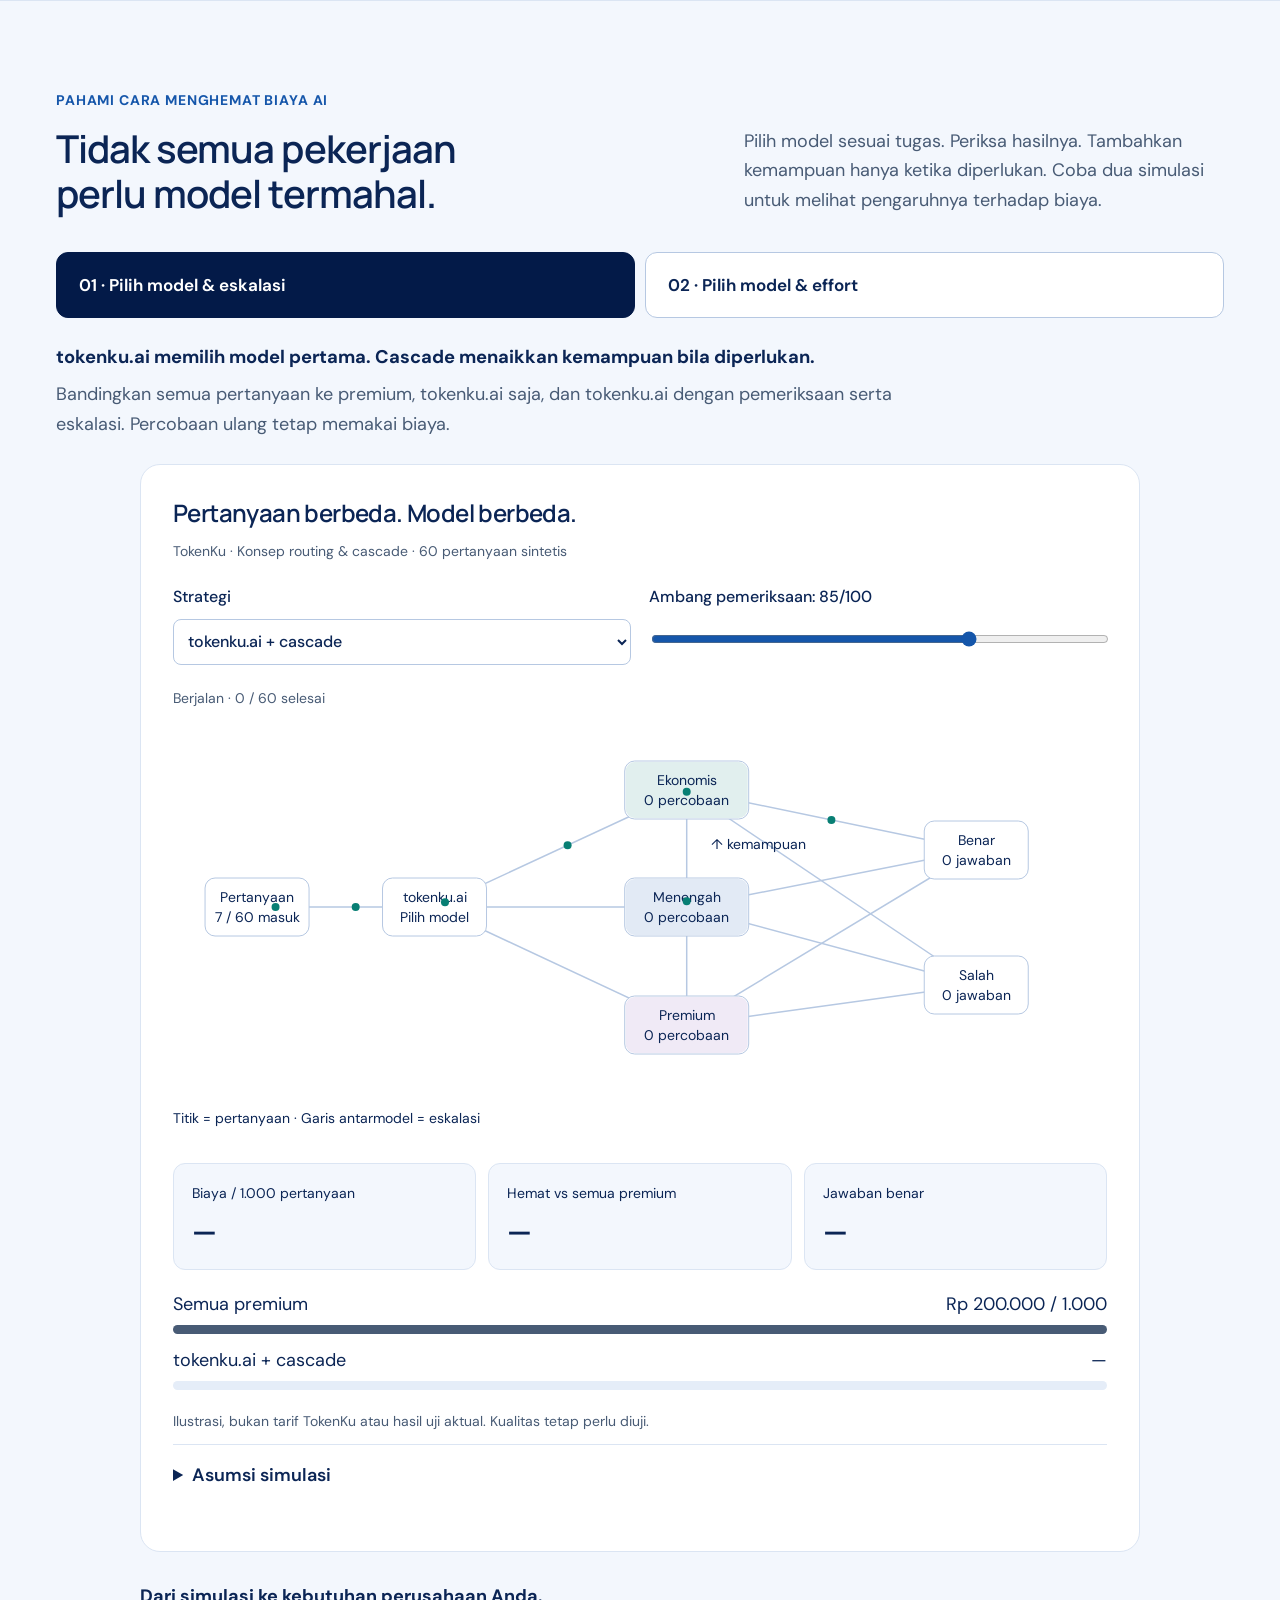
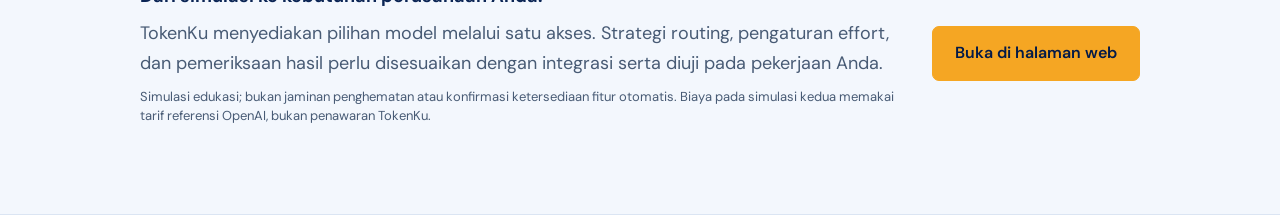
<file: PREVIEW-SIMULASI.html>
<!doctype html><html lang="id"><head><meta charset="utf-8"><meta name="viewport" content="width=device-width,initial-scale=1"><title>TokenKu — Pratinjau Simulasi Efisiensi AI</title><style>@import url('https://fonts.googleapis.com/css2?family=DM+Sans:wght@400;450;500;550;600;650;700&family=Manrope:wght@400;500;600;650;700;750;800&display=swap');
:root{--ink:#0B2555;--muted:#485B75;--teal:#1556AA;--dark:#031A48;--lime:#F5A623;--line:#DBE5F3;--pale:#F3F7FD;--white:#fff}*{box-sizing:border-box}html{scroll-behavior:smooth;scroll-padding-top:105px}body{margin:0;font-family:'DM Sans',Arial,sans-serif;color:var(--ink);background:#fff;font-size:1rem;line-height:1.6}button,input,textarea,select{font:inherit}button,a,input,select,summary{ -webkit-tap-highlight-color:transparent}button,a{touch-action:manipulation}button{cursor:pointer}a{color:inherit;text-decoration:none}button{color:inherit}button:focus-visible,a:focus-visible,summary:focus-visible{outline:3px solid #B66B00;outline-offset:5px}input:focus,textarea:focus,select:focus{outline:2px solid var(--teal);outline-offset:2px}h1,h2,h3,p{margin:0}h1,h2,h3{font-family:'Manrope',Arial,sans-serif;line-height:1.15}h1{font-size:clamp(40px,4.1vw,59px);font-weight:650;letter-spacing:-2.7px}h2{font-size:clamp(29px,3vw,41px);font-weight:600;letter-spacing:-1.5px}h3{font-size:1.438rem;font-weight:600;letter-spacing:-.6px}p{color:var(--muted)}.wrap{width:calc(100% - 112px);max-width:1240px;margin-inline:auto}.topline{background:var(--dark);color:#E8E8EB;font-size:0.875rem;letter-spacing:.3px;padding:8px 0}.topline .wrap{display:flex;justify-content:space-between}header{position:sticky;top:0;z-index:20;background:#ffffffed;backdrop-filter:blur(16px);border-bottom:1px solid var(--line)}.nav{display:flex;align-items:center;gap:38px;height:91px}.brand{font-size:2rem;line-height:1;letter-spacing:-1.8px;font-weight:750;display:inline-block;white-space:nowrap}.brand span{color:var(--teal)}.brand small{font-size:1.5rem;font-weight:500}.brand em{display:block;font-style:normal;font-size:0.875rem;letter-spacing:.25px;font-weight:500;margin-top:8px;color:var(--muted)}nav{display:flex;align-items:center;gap:25px;margin-left:auto}nav a,.login{font-size:1rem;font-weight:500}nav a:hover,.login:hover{color:var(--teal);text-decoration:underline;text-underline-offset:6px}.nav-actions{display:flex;gap:23px;align-items:center}.btn{display:inline-flex;align-items:center;justify-content:center;background:var(--teal);border:1px solid var(--teal);color:#fff;padding:14px 23px;border-radius:7px;font-weight:600;font-size:1rem;line-height:1.4;text-align:center;transition:background .2s,transform .2s}.btn:hover{background:var(--dark);transform:translateY(-1px)}.btn.small{padding:11px 18px}.btn.outline{background:transparent;color:var(--ink);border-color:#C5D4E9}.btn.outline:hover{background:var(--pale)}.menu-toggle{display:none}.hero{display:grid;grid-template-columns:1.17fr 1fr;gap:60px;align-items:center;padding-top:80px;padding-bottom:76px}.eyebrow{font-size:0.875rem;font-weight:700;letter-spacing:1.8px;color:var(--teal);margin-bottom:22px;display:flex;align-items:center;gap:10px}.short-line{width:25px;height:2px;background:var(--teal)}h1 span{color:var(--teal)}.hero-copy>p{font-size:1.125rem;line-height:1.75;max-width:525px;margin:27px 0 30px}.actions{display:flex;gap:12px;flex-wrap:wrap}.hero-foot{display:flex;gap:23px;margin-top:26px;font-size:0.875rem;color:var(--muted)}.hero-foot span:before{content:'✓';color:var(--teal);margin-right:7px}.hero-visual{background:#F0F5FD;border:1px solid #D3E0F3;border-radius:16px;padding:29px 28px 24px;position:relative}.visual-top{display:flex;justify-content:space-between;font-size:0.875rem;letter-spacing:1.1px;color:#657C9E;margin-bottom:28px;gap:15px}.provider-cloud{display:grid;grid-template-columns:repeat(3,1fr);gap:11px}.provider-cloud>span{background:white;border:1px solid #D3E0F3;border-radius:7px;padding:15px 3px;text-align:center;font-size:1rem;font-weight:600;box-shadow:0 4px 5px #031A4803}.provider-cloud>.anthropic{font-size:0.875rem;letter-spacing:.8px;display:grid;place-items:center}.provider-cloud>.google{font-size:1.188rem;font-weight:550}.provider-cloud>.more{font-size:0.875rem;color:#5D7595;font-weight:400;display:grid;place-items:center}.connectors{height:32px;display:flex;justify-content:space-around;margin:0 15%;border-bottom:1px solid #7FA3D6;border-radius:0 0 17px 17px}.connectors i{width:1px;background:#7FA3D6}.connectors i:first-child,.connectors i:last-child{opacity:0}.gateway{margin:25px auto 0;background:var(--dark);border-radius:9px;color:white;padding:18px 15px;text-align:center;position:relative;box-shadow:0 8px 20px #031A4812}.gateway:before{content:'';position:absolute;height:25px;width:1px;background:#7FA3D6;top:-25px;left:50%}.gateway-logo{font-size:1.875rem;font-weight:700;letter-spacing:-1.5px;display:block;line-height:1.1}.gateway-logo small{font-size:1.375rem;font-weight:400;color:var(--lime)}.gateway>span:last-child{font-size:0.875rem;color:#C9D8F0;display:block;margin-top:9px}.stem{height:26px;width:1px;background:#7FA3D6;margin:auto}.invoice{display:flex;align-items:center;gap:12px;background:white;border:1px solid #D3E0F3;border-radius:8px;padding:16px}.invoice-icon{font-size:0.875rem;font-weight:700;padding:8px;background:#FFF1D9;border-radius:4px;color:var(--teal)}.invoice strong{font-size:1rem;font-weight:600}.invoice p{font-size:0.875rem;margin-top:3px}.check{margin-left:auto;background:var(--lime);border-radius:50%;width:22px;height:22px;text-align:center;font-size:1rem}.visual-bottom{display:flex;justify-content:center;gap:25px;font-size:0.875rem;color:#5B7293;margin-top:19px}.proof-strip{border-top:1px solid var(--line);border-bottom:1px solid var(--line)}.proof{display:grid;grid-template-columns:repeat(4,1fr);padding-block:27px}.proof>div{padding-left:30px;border-left:1px solid var(--line)}.proof>div:first-child{border:0;padding-left:0}.proof strong{font-family:Manrope,Arial,sans-serif;font-size:1.438rem;font-weight:650;letter-spacing:-.8px;display:block}.proof sup{font-size:0.875rem}.proof span{font-size:0.875rem;color:var(--muted);display:block;margin-top:5px}.section{padding-top:88px;padding-bottom:88px}.section-head{display:flex;justify-content:space-between;gap:50px;align-items:flex-end;margin-bottom:36px}.section-head>p{max-width:385px;font-size:1rem;line-height:1.8}.section-head .eyebrow{margin-bottom:16px}.catalog-toolbar{display:flex;justify-content:space-between;align-items:center;margin:34px 0 23px;gap:20px}.segmented{display:flex;gap:4px;background:var(--pale);padding:4px;border-radius:7px}.segmented button{background:transparent;border:0;padding:9px 14px;border-radius:5px;font-size:1rem;color:var(--muted)}.segmented button.active{background:white;box-shadow:0 1px 5px #031A4812;color:var(--ink);font-weight:600}.segmented span{font-size:0.875rem;background:#EFEFF1;padding:1px 5px;margin-left:4px;border-radius:3px}.search{border:1px solid var(--line);border-radius:6px;display:flex;gap:9px;align-items:center;padding:6px 13px}.search>span{font-size:1.438rem}.search input{border:0;background:transparent;width:180px;font-size:1rem;color:var(--ink);padding:5px}.provider-grid{display:grid;grid-template-columns:repeat(3,1fr);gap:16px}.provider-card{border:1px solid var(--line);border-radius:9px;overflow:hidden;padding:25px;transition:box-shadow .2s,border .2s}.provider-card:hover{border-color:#7FA3D6;box-shadow:0 7px 22px #031A4809}.provider-top{display:flex;justify-content:space-between;align-items:center;margin-bottom:23px;gap:10px}.provider-symbol{width:36px;height:36px;background:#EEF3FB;border-radius:7px;display:grid;place-items:center;color:var(--teal);font-size:1rem;font-weight:700}.provider-symbol img{max-height:32px;max-width:32px;object-fit:contain}.discount{font-size:0.875rem;font-weight:600;background:#FFF1D9;color:#805009;padding:5px 9px;border-radius:4px}.available{font-size:0.875rem;color:var(--muted)}.provider-card h3{font-size:1.312rem;margin-bottom:8px}.provider-card p{font-size:1rem;min-height:43px;line-height:1.65}.provider-bottom{margin-top:22px;border-top:1px solid #E8EFF8;padding-top:16px;display:flex;align-items:center;justify-content:space-between;gap:10px}.provider-bottom span{font-size:0.875rem;color:var(--muted)}.text-button{background:none;border:0;padding:0;font-size:1rem;font-weight:600;color:var(--teal);text-decoration:underline;text-underline-offset:5px}.catalog-bottom{text-align:center;margin-top:28px}.fine{font-size:0.875rem;line-height:1.7}.catalog-bottom .fine{max-width:900px;margin:22px auto 0}.why{background:var(--pale)}.benefits{display:grid;grid-template-columns:repeat(3,1fr);gap:45px;margin:50px 0}.benefits article{border-top:1px solid #C9D8F0;padding-top:20px}.number{font-size:0.875rem;letter-spacing:1.5px;color:#5A7397}.benefits h3{font-size:1.375rem;margin:18px 0 15px}.benefits p{font-size:1rem;line-height:1.8}.journey{border-top:1px solid #D3E0F3;padding-top:38px;display:grid;grid-template-columns:1fr 3fr;gap:30px}.journey .eyebrow{font-size:0.875rem;margin-bottom:15px}.journey h3{font-size:1.562rem}.journey ol{display:grid;grid-template-columns:repeat(4,1fr);list-style:none;gap:20px;margin:0;padding:0}.journey li{display:flex;flex-direction:column;font-size:1rem}.journey b{font-size:0.875rem;color:var(--teal);margin-bottom:14px}.journey strong{font-weight:600;margin-bottom:7px}.journey span{font-size:0.875rem;color:var(--muted);line-height:1.7}.solution-layout{border:1px solid var(--line);border-radius:10px;display:grid;grid-template-columns:235px 1fr;overflow:hidden}.solution-layout aside{background:#F7F9FF;padding:22px 13px}.solution-layout aside>label{display:block;font-size:0.875rem;letter-spacing:1px;text-transform:uppercase;padding:0 12px 15px;color:var(--muted)}.industry-list{display:flex;flex-direction:column;gap:3px}.industry-list button{padding:10px 12px;text-align:left;font-size:0.875rem;border:0;background:transparent;border-radius:5px;color:var(--muted)}.industry-list button.active{background:var(--dark);color:white;font-weight:500}.industry-list button:hover:not(.active){background:#E5EEFC}.solution-content{padding:35px;min-width:0}.solution-intro{display:flex;justify-content:space-between;align-items:center;gap:20px}.solution-intro .eyebrow{font-size:0.875rem;margin-bottom:12px}.solution-intro h3{font-size:1.875rem}.count{font-size:0.875rem;border:1px solid var(--line);padding:5px 8px;border-radius:4px;white-space:nowrap}.solution-content>p{font-size:1rem;max-width:580px;margin:18px 0 28px}.agent-featured{display:grid;grid-template-columns:repeat(3,1fr);gap:14px}.agent-card{background:var(--pale);padding:20px;border-radius:7px;display:flex;flex-direction:column;align-items:flex-start}.agent-card>span{font-size:0.875rem;letter-spacing:.8px;color:var(--teal);margin-bottom:23px}.agent-card h4{font-family:Manrope,Arial,sans-serif;font-size:1rem;font-weight:600;line-height:1.5;margin:0 0 12px}.agent-card p{font-size:0.875rem;margin-bottom:23px;line-height:1.7}.agent-card button{margin-top:auto;font-size:0.875rem}.agent-details{margin-top:20px}.agent-details summary{font-size:0.875rem;padding:12px 0;cursor:pointer;color:var(--teal)}#agent-list{display:grid;grid-template-columns:repeat(2,1fr);gap:8px}#agent-list button{border:1px solid var(--line);background:white;padding:9px;text-align:left;font-size:0.875rem;border-radius:4px}#agent-list button:hover{background:var(--pale)}.solution-note{border-top:1px solid var(--line);padding-top:23px;margin-top:22px;display:flex;justify-content:space-between;align-items:center;gap:20px}.solution-note span{font-size:0.875rem;color:var(--muted)}.partner-note{display:flex;gap:40px;border-bottom:1px solid var(--line);padding:25px 0;font-size:1rem}.partner-note strong{min-width:280px;font-weight:500}.partner-note span{color:var(--muted)}#industry-select{display:none}.learn{background:#F7F9FF}.learn-grid{display:grid;grid-template-columns:1fr 1fr;gap:90px}.learn h2{margin-bottom:23px}.learn-grid>div>p{font-size:1rem;line-height:1.9}.learn-grid>div>.fine{font-size:0.875rem}.token-flow{border-top:1px solid var(--line);border-bottom:1px solid var(--line);padding:23px 0;margin:25px 0 18px;display:flex;align-items:center;justify-content:space-between;gap:10px}.token-flow span{font-size:0.875rem;font-weight:500}.token-flow small{display:block;color:var(--muted);font-size:0.875rem;margin-top:5px}.token-flow b{font-size:1.125rem;color:#7F98BB;font-weight:400}.faq details{border-bottom:1px solid var(--line)}.faq details:first-child{border-top:1px solid var(--line)}.faq summary{font-size:1rem;cursor:pointer;padding:20px 24px 20px 0;list-style:none;position:relative;font-weight:500}.faq summary:after{content:'+';position:absolute;right:2px;font-size:1.25rem;font-weight:400;top:14px}.faq details[open] summary:after{content:'−'}.faq p{font-size:1rem;line-height:1.9;padding-bottom:22px;max-width:95%}.closing{background:var(--dark);color:white;border-radius:12px;margin-block:75px;padding:52px 60px;display:flex;justify-content:space-between;align-items:center;gap:40px}.closing .eyebrow{color:var(--lime);font-size:0.875rem}.closing h2{font-size:2.312rem}.closing p{color:#B9CBE9;font-size:1rem;margin-top:20px}.closing-actions{display:flex;flex-direction:column;gap:12px;min-width:245px}.btn.lime{background:var(--lime);color:var(--dark);border-color:var(--lime)}.btn.lime:hover{background:#FFB94A}.btn.light-outline{background:transparent;border-color:#5476A5}.btn.light-outline:hover{background:#0B2D62}.closing-actions>span{font-size:0.875rem;color:#C9D8F0;text-align:center;margin-top:6px}.footer-top{display:grid;grid-template-columns:1.1fr 1.5fr 1fr 1fr;gap:35px;padding-bottom:38px}.footer-top p{font-size:0.875rem;line-height:1.8}.footer-top>div{display:flex;align-items:flex-start;flex-direction:column;gap:9px;font-size:0.875rem}.plain{background:none;border:0;padding:0;font-size:0.875rem}.footer-top a:hover,.plain:hover{text-decoration:underline}.footer-bottom{border-top:1px solid var(--line);padding:23px 0 30px;display:flex;justify-content:space-between;font-size:0.875rem;color:var(--muted)}.whatsapp{position:fixed;bottom:22px;right:25px;z-index:21;background:white;color:var(--teal);box-shadow:0 3px 20px #031A4822;border:1px solid #7898C5;border-radius:30px;padding:11px 17px;display:flex;align-items:center;gap:9px;font-size:0.875rem;font-weight:600}.skip{position:fixed;top:-100px;background:white;z-index:100;padding:15px}.skip:focus{top:0}dialog{border:0;border-radius:13px;max-width:650px;width:calc(100% - 32px);padding:38px;max-height:90vh;box-shadow:0 30px 100px #031A4844;color:var(--ink)}dialog::backdrop{background:#031A4880;backdrop-filter:blur(4px)}.dialog-close{position:absolute;top:10px;right:15px;font-size:1.688rem;border:0;background:none;padding:3px 8px;color:var(--muted)}dialog h2{font-size:1.875rem;letter-spacing:-1px}dialog>p{font-size:1rem;margin:14px 0 23px}dialog .eyebrow{margin-bottom:13px;font-size:0.875rem}form label{display:flex;flex-direction:column;gap:6px;font-size:0.875rem;font-weight:600;margin-bottom:16px}input,textarea,select{border:1px solid #C5D4E9;border-radius:5px;padding:11px 12px;color:var(--ink);background:white;font-size:1rem;min-width:0;width:100%}textarea{resize:vertical}.form-grid{display:grid;grid-template-columns:1fr 1fr;gap:0 17px}.form-note{background:var(--pale);padding:12px;font-size:0.875rem;margin:0 0 18px;border-radius:5px}#request-summary{white-space:pre-wrap;word-break:break-word;background:var(--pale);padding:18px;font:1rem/1.8 'DM Sans',Arial}#form-result>p{font-size:1rem;margin-bottom:20px}[hidden]{display:none!important}
@media(min-width:1450px){.hero{padding-block:96px}.hero-visual{padding:32px}.hero-copy>p{font-size:1.125rem}}@media(max-width:1100px){.wrap{width:calc(100% - 64px)}.nav{gap:20px}nav{gap:15px}nav a{font-size:0.875rem}.nav-actions{gap:14px}.hero{gap:30px}h1{font-size:2.812rem;letter-spacing:-2px}.hero .actions{flex-direction:column;align-items:flex-start}.hero-copy>p{font-size:1rem}.visual-top{font-size:0.875rem}.hero-visual{padding:24px 18px}.solution-content{padding:25px}.agent-card{padding:15px}.solution-layout{grid-template-columns:210px 1fr}.learn-grid{gap:45px}}
@media(max-width:800px){.wrap{width:calc(100% - 40px)}.topline{font-size:0.875rem}.nav{height:76px;gap:16px}.brand{font-size:1.812rem}.nav-actions{margin-left:auto}.nav-actions .login{font-size:0.875rem}.nav-actions .btn{font-size:0.875rem;padding:9px 12px}.menu-toggle{display:block;background:none;border:0;font-size:1.438rem;order:3;padding:5px}.nav nav{display:none;position:absolute;top:76px;left:0;right:0;background:#fff;border-bottom:1px solid var(--line);padding:22px}.nav nav.open{display:flex;flex-wrap:wrap;gap:20px}nav a{font-size:1rem}.hero{grid-template-columns:1fr;padding-top:48px;padding-bottom:40px;gap:35px}.hero .actions{flex-direction:row;align-items:center}.hero-copy>p{max-width:580px}.hero-visual{max-width:560px;width:100%;margin:auto;padding:26px 30px}.hero h1{font-size:3.188rem;letter-spacing:-2px}.hero .eyebrow{font-size:0.875rem}.proof{grid-template-columns:1fr 1fr;gap:23px}.proof>div{padding-left:20px}.proof>div:nth-child(3){border:0;padding-left:0}.proof strong{font-size:1.312rem}.section{padding-block:58px}.section-head{flex-direction:column;align-items:flex-start;gap:20px}.section-head>p{max-width:600px;font-size:1rem}.provider-grid{grid-template-columns:repeat(2,1fr)}.benefits{gap:25px}.benefits h3{font-size:1.188rem}.benefits p{font-size:1rem}.journey{grid-template-columns:1fr}.journey h3 br{display:none}.journey ol{gap:18px}.solution-layout{grid-template-columns:1fr}.solution-layout aside{padding:20px}.solution-layout aside>label{padding:0 0 10px}.industry-list{display:none}#industry-select{display:block;font-size:1rem}.solution-content{padding:25px}.partner-note{flex-direction:column;gap:10px}.learn-grid{grid-template-columns:1fr;gap:35px}.closing{padding:36px;gap:28px}.closing h2{font-size:1.812rem}.closing-actions{min-width:210px}.footer-top{grid-template-columns:1fr 1fr;gap:25px}.footer-bottom{padding-bottom:80px}}
@media(max-width:500px){.topline .wrap>span:last-child{display:none}.nav-actions .login{display:none}.brand em{font-size:0.875rem}.hero h1{font-size:2.438rem;letter-spacing:-1.7px}.hero-copy>p{font-size:1rem}.hero .actions{gap:10px}.hero .btn{font-size:0.875rem;padding:13px 14px}.hero-foot{font-size:0.875rem;gap:13px}.hero-visual{padding:23px 17px}.visual-top{font-size:0.875rem}.provider-cloud>span{font-size:1rem}.provider-cloud>.google{font-size:1rem}.visual-bottom{font-size:0.875rem;gap:20px}.proof strong{font-size:1.25rem}.proof span{font-size:0.875rem}.catalog-toolbar{align-items:stretch;flex-direction:column;gap:12px}.segmented{align-self:flex-start}.search input{width:100%}.provider-grid{gap:10px}.provider-card{padding:16px}.provider-card h3{font-size:1.125rem}.provider-top{align-items:flex-start;gap:7px;flex-direction:column;margin-bottom:17px}.discount{font-size:0.875rem}.provider-card p{font-size:0.875rem;min-height:56px}.provider-bottom{flex-direction:column;align-items:flex-start;gap:10px}.provider-bottom .text-button{font-size:0.875rem}.provider-symbol{height:32px;width:32px}.benefits{grid-template-columns:1fr;gap:25px;margin:33px 0}.benefits h3{font-size:1.438rem}.benefits p{font-size:1rem}.journey ol{grid-template-columns:1fr 1fr;gap:24px}.solution-content{padding:22px 18px}.solution-intro{align-items:flex-start;gap:8px}.solution-intro h3{font-size:1.562rem}.count{font-size:0.875rem}.agent-featured{grid-template-columns:1fr}.agent-card{padding:20px}.agent-card>span{margin-bottom:12px}.agent-card h4{font-size:1.125rem}.agent-card p{font-size:1rem;margin-bottom:15px}.agent-card button{font-size:0.875rem}.solution-note{align-items:flex-start;flex-direction:column}.partner-note{font-size:0.875rem}.partner-note strong{min-width:0}.closing{flex-direction:column;align-items:flex-start;padding:30px;margin-block:50px}.closing-actions{width:100%}.footer-top{gap:26px 15px}.footer-top .brand{font-size:1.688rem}.footer-top p{font-size:0.875rem}.footer-bottom{font-size:0.875rem;gap:15px}dialog{padding:30px 22px}.form-grid{grid-template-columns:1fr}dialog h2{font-size:1.562rem}.whatsapp{bottom:16px;right:16px;font-size:0.875rem}.token-flow{gap:6px}.token-flow span{font-size:0.875rem}}
@media(prefers-reduced-motion:reduce){html{scroll-behavior:auto}*{transition:none!important}}
.gateway-brand{display:block;width:178px;height:auto;margin:-5px auto -2px}
nav a,.login{font-size:1rem}.provider-card p{font-size:1rem;min-height:47px}.provider-bottom .text-button,.industry-list button,.agent-card p,.agent-card button,.solution-note span,.journey li,.journey span,.footer-top>div,.plain,.faq p,.faq summary,.partner-note,.form-grid label,form label{font-size:1rem}.agent-card h4{font-size:1.125rem}.industry-list button{padding:9px 12px}.solution-layout{grid-template-columns:245px 1fr}.solution-content>p{line-height:1.8}.form-note{font-size:0.875rem}.provider-bottom{align-items:flex-start}.provider-bottom span{font-size:0.875rem}.learn-grid>div>.fine{font-size:0.875rem}.catalog-bottom .fine{font-size:0.875rem}.agent-card>span{font-size:0.875rem}#agent-list button{font-size:1rem}.footer-top p{font-size:1rem}.closing-actions>span{font-size:0.875rem}
@media(max-width:1100px){nav a{font-size:0.875rem}.solution-layout{grid-template-columns:225px 1fr}.industry-list button{font-size:1rem}.agent-featured{gap:10px}.agent-card h4{font-size:1rem}.agent-card p{font-size:1rem}.agent-card{padding:16px}}
@media(max-width:800px){nav a{font-size:1rem}.solution-layout{grid-template-columns:1fr}.provider-card p{min-height:68px}.agent-card p{font-size:1rem}.industry-list{display:none}}
@media(max-width:500px){.provider-card p{font-size:1rem;min-height:85px}.provider-bottom .text-button{font-size:1rem}.agent-card h4{font-size:1.125rem}.footer-top p{font-size:1rem}.hero-foot{font-size:0.875rem}.solution-note span{font-size:1rem}}

/* TokenKu portal palette: navy #031A48, blue, orange #F5A623, white. */
:root{--gold:#F5A623;--gold-hover:#FFB94A;--gold-ink:#1556AA}
.topline{background:#EDF3FC;color:#536783;border-bottom:1px solid #DCE8F9}
header{background:#031A48f7;border-bottom-color:#264674;color:#F7F9FF}
.brand-image{display:block;width:174px;height:auto}
header .brand em{color:#B9CBE9;margin-top:0;font-size:0.875rem;letter-spacing:.4px;text-align:center}
header .brand{padding-block:8px}
header nav a:hover,header .login:hover{color:var(--gold)}
.btn{background:var(--gold);border-color:var(--gold);color:#031A48}
.btn:hover{background:var(--gold-hover);border-color:var(--gold-hover)}
.btn.outline{color:var(--ink);border-color:#C5D4E9;background:transparent}
.btn.outline:hover{background:#EEF5FF;border-color:#7FA3D6}
.short-line{background:var(--gold)}
h1 span{color:var(--gold-ink)}
.gateway{border-top:3px solid var(--gold)}
.invoice-icon{color:var(--gold-ink)}
.check{color:#031A48}
.hero-visual{box-shadow:0 16px 45px #031A4805}
.industry-list button.active{background:#031A48;box-shadow:inset 3px 0 0 var(--gold)}
.closing{border-top:4px solid var(--gold)}
.closing .eyebrow{color:var(--gold)}
.btn.lime{background:var(--gold);color:#031A48;border-color:var(--gold)}
.btn.lime:hover{background:var(--gold-hover);border-color:var(--gold-hover)}
.btn.light-outline{background:transparent;border-color:#5476A5;color:#fff}
.btn.light-outline:hover{background:#0B2D62;border-color:#8FCAFF}
.footer-top>.brand{background:#031A48;border-radius:7px;align-self:start;justify-self:start;padding:9px 15px 13px}
.footer-top>.brand em{color:#B9CBE9;font-size:0.875rem;letter-spacing:.3px;margin-top:0;text-align:center}
.footer-top .brand-image{width:152px}
.whatsapp{background:#031A48;color:var(--gold);border-color:#2E5FA0}
.whatsapp:hover{background:#0B2D62}
@media(max-width:800px){.nav nav{background:#031A48;border-bottom-color:#264674}.brand-image{width:150px}header .brand em{font-size:0.875rem}.menu-toggle{color:white}}
@media(max-width:500px){.brand-image{width:130px}header .brand em{font-size:0.875rem}.footer-top .brand-image{width:135px}}

/* Continuity with the current tokenku.ai portal; content remains light. */
.hero-band{background:linear-gradient(115deg,#031A48 0%,#092E6E 100%);color:#fff}
.hero .eyebrow{color:#B9CBE9}
.hero h1 span{color:#F5A623}
.hero-copy>p{color:#D3E0F3}
.hero-foot{color:#C9D8F0}
.hero-foot span:before{color:#F5A623}
.hero .btn.outline{color:#fff;border-color:#7FA3D6;background:transparent}
.hero .btn.outline:hover{background:#123B7D;border-color:#B9CBE9}
.hero-visual{background:#0B2555;border-color:#2E5FA0;box-shadow:0 15px 38px #00000018}
.visual-top{color:#B9CBE9}
.provider-cloud>span{background:#FFFFFF;color:#0B2555;border-color:#C9D8F0}
.provider-cloud>.more{color:#5C6C83}
.gateway{background:#031A48;border:1px solid #2E5FA0;border-top:3px solid #F5A623}
.invoice{color:#0B2555}
.visual-bottom{color:#C9D8F0}
.proof-strip{background:#F7F9FF}
.industry-list button.active{box-shadow:inset 3px 0 0 #F5A623}
/* Interactive product diagram. Motion only follows a visitor's action. */
.hero-band{background:radial-gradient(ellipse at 90% 18%,#14438577,transparent 55%),linear-gradient(115deg,#031A48 0%,#092E6E 100%)}
.hero{gap:46px;grid-template-columns:1.08fr 1fr}
.gateway-explorer{position:relative;min-width:0;isolation:isolate;border:1px solid #4F78B4;border-radius:15px;background:#061F4C;box-shadow:0 24px 60px #00000026,0 0 0 6px #7DA4E008;color:#fff;padding:24px;overflow:hidden}
.gateway-explorer::before{content:'';position:absolute;left:20%;right:20%;top:0;height:1px;background:linear-gradient(90deg,transparent,#F5A623,transparent);z-index:1}
.explorer-header{display:flex;align-items:center;justify-content:space-between;gap:10px;border-bottom:1px solid #294875;padding-bottom:17px}
.explorer-name{display:flex;align-items:center;gap:8px;font:500 .875rem/1.4 ui-monospace,SFMono-Regular,Consolas,monospace;letter-spacing:1.15px;color:#C9D8F0}
.explorer-name svg{color:#F5A623;flex-shrink:0}.explorer-label{font-size:0.875rem;color:#BDD4F4;background:#153362;border:1px solid #365784;padding:4px 7px;border-radius:4px;white-space:nowrap}
.explorer-heading{padding:23px 0 19px}.explorer-heading h2{font-size:1.75rem;font-weight:550;letter-spacing:-1px;line-height:1.2}.explorer-heading p{font-size:1rem;color:#B9CBE9;margin-top:12px;line-height:1.6}
.explorer-providers{display:grid;grid-template-columns:repeat(3,1fr);gap:7px}
.explorer-providers button{background:#102F60;border:1px solid #365B90;border-radius:5px;padding:8px 4px;font-size:0.875rem;color:#DAE7FA;transition:border-color .2s,background .2s;min-height:37px}
.explorer-providers button:hover{background:#1B4079;border-color:#8FCAFF}.explorer-providers button.selected{color:#031A48;background:#F5A623;border-color:#F5A623;font-weight:650}
.flow-canvas{height:173px;position:relative;margin:23px -3px 16px;background-image:radial-gradient(#6E99D033 .8px,transparent .8px);background-size:15px 15px;border-radius:6px}
.flow-wires{position:absolute;width:100%;height:100%;inset:0;overflow:visible;fill:none;stroke-width:1.6}
.wire-base,.wire-return{stroke:#436BA0}.wire-return{stroke-dasharray:4 6}.wire-request{stroke:#F5A623;stroke-width:3;stroke-dasharray:400;stroke-dashoffset:400}.wire-response{stroke:#8FCAFF;stroke-width:2.5;stroke-dasharray:560;stroke-dashoffset:560}
.flow-nodes{position:relative;display:grid;grid-template-columns:1fr 1fr 1fr;gap:18px;padding-top:21px;height:112px;align-items:center}
.flow-node{min-width:0;display:flex;align-items:center;justify-content:center;flex-direction:column;height:91px;border:1px solid #476A9E;border-radius:8px;background:#0D2A58;position:relative;transition:border-color .25s,box-shadow .25s,background .25s}
.flow-node strong{font-size:0.875rem;font-weight:500;margin:4px 0 0}.flow-node small{font-size:0.875rem;color:#B9CBE9;margin-top:4px}.app-code{font:22px/1 ui-monospace,monospace;color:#8FCAFF;margin:1px 0 5px}.flow-node>img{object-fit:contain}.core-node{background:#031A48;border-color:#C88C2F;height:101px;box-shadow:0 0 22px #F5A62312}.core-node img{max-width:90%;height:auto}.core-node small{margin-top:2px;color:#F6CE8D}.model-node img{width:27px;height:27px}.return-label{position:absolute;bottom:1px;left:50%;transform:translateX(-50%);font-size:0.875rem;color:#AAC4E8;padding:0 8px;background:#061F4C;white-space:nowrap}
.flow-status{border:1px solid #355580;border-left:2px solid #F5A623;background:#0B2855;border-radius:0 5px 5px 0;padding:13px 14px;min-height:104px}.flow-status>span{font:500 .875rem/1.5 ui-monospace,Consolas,monospace;letter-spacing:.9px;color:#F6C97D}.flow-status p{font-size:1rem;line-height:1.55;color:#D8E5F8;margin-top:7px}
.explorer-controls{display:flex;align-items:center;gap:12px;margin-top:17px}.explorer-controls .btn{gap:8px;font-size:0.875rem;padding:10px 13px}.explorer-controls .btn:disabled{opacity:.85;cursor:wait;transform:none}.explorer-reset{border:0;background:none;padding:6px 0;font-size:0.875rem;color:#B9CBE9;text-decoration:underline;text-underline-offset:4px}.flow-counter{font:.875rem/1.4 ui-monospace,Consolas,monospace;color:#B9CBE9;white-space:nowrap;margin-left:auto}.explorer-disclosure{font-size:0.875rem;line-height:1.6;color:#AAC4E8;margin-top:14px}
.flow-canvas[data-stage="request"] .application-node,.flow-canvas[data-stage="gateway"] .core-node,.flow-canvas[data-stage="provider"] .model-node{border-color:#F5A623;box-shadow:0 0 0 3px #F5A62314,0 0 25px #F5A62314;background:#153566}
.flow-canvas[data-stage="gateway"] .wire-request{animation:send-request 1s ease forwards}
.flow-canvas[data-stage="provider"] .wire-request,.flow-canvas[data-stage="response"] .wire-request{stroke-dashoffset:0;opacity:.6}
.flow-canvas[data-stage="response"] .wire-response{animation:return-response 1s ease forwards}
.flow-canvas[data-stage="response"] .application-node{border-color:#8FCAFF;box-shadow:0 0 0 3px #8FCAFF12}
.provider-card{transition:transform .2s,border-color .2s,box-shadow .2s}.provider-card:hover{transform:translateY(-3px);box-shadow:0 12px 28px #031A480D;border-color:#7FA3D6}
@keyframes send-request{to{stroke-dashoffset:0}}@keyframes return-response{to{stroke-dashoffset:0}}
@media(max-width:1100px){.hero{gap:27px;grid-template-columns:1fr 1fr}.gateway-explorer{padding:20px}.flow-nodes{gap:10px}.flow-node strong{font-size:0.875rem}.explorer-name{font-size:0.875rem;letter-spacing:.4px}.explorer-label{font-size:0.875rem}.explorer-controls{gap:8px}.explorer-reset{font-size:0.875rem}}
@media(max-width:800px){.hero{grid-template-columns:1fr}.gateway-explorer{width:100%;max-width:560px;margin:auto;padding:25px}.flow-node strong{font-size:1rem}.flow-node small{font-size:0.875rem}.flow-nodes{gap:25px}.flow-status{min-height:95px}.explorer-providers button{font-size:1rem}.explorer-name{font-size:0.875rem}.explorer-label{font-size:0.875rem}.explorer-controls .btn{font-size:1rem}}
@media(max-width:500px){.gateway-explorer{padding:18px}.explorer-heading h2{font-size:1.688rem}.explorer-name{font-size:0.875rem;letter-spacing:.4px}.explorer-label{font-size:0.875rem}.flow-nodes{gap:12px}.flow-node strong{font-size:0.875rem}.flow-node small{font-size:0.875rem}.flow-canvas{margin-inline:0}.explorer-controls .btn{font-size:0.875rem}.explorer-reset{font-size:0.875rem}.flow-counter{font-size:0.875rem}.explorer-disclosure{font-size:0.875rem}.explorer-providers button{font-size:0.875rem}.core-node img{max-width:96%}.flow-status{min-height:108px}}
@media(prefers-reduced-motion:reduce){.flow-wires path{animation:none!important}.flow-canvas[data-stage="response"] .wire-response{stroke-dashoffset:0}.provider-card:hover{transform:none}}
@media(max-width:500px){.explorer-controls{display:grid;grid-template-columns:1fr auto;gap:8px 12px}.explorer-controls .btn{grid-column:1;grid-row:1;justify-self:start}.flow-counter{grid-column:2;grid-row:1}.explorer-reset{grid-column:1 / -1;grid-row:2;justify-self:start}}
/* Opening balance terms, confirmed by TokenKu. */
.hero-copy>p.starting-credit{margin:19px 0 0;font-size:1rem;line-height:1.6;color:#D3E0F3}
.starting-credit strong{display:block;font-weight:600;color:#fff;font-size:1rem}
.starting-credit span{display:block;font-size:0.875rem;margin-top:3px;color:#B9CBE9}
.hero-foot{margin-top:19px}
.credit-offer{margin-top:36px;display:grid;grid-template-columns:1fr 1.1fr;gap:42px;padding:32px 35px;border:1px solid #C9D8F0;border-top:3px solid #F5A623;border-radius:8px;background:#F7F9FF}
.credit-offer .eyebrow{font-size:0.875rem;margin-bottom:14px}
.credit-offer h3{font-size:1.438rem;line-height:1.4}
.credit-offer h3 strong{font-size:2.312rem;font-weight:650;letter-spacing:-1.4px;color:#031A48}
.credit-offer-main>p{font-size:1rem;line-height:1.7;margin-top:10px;max-width:360px}
.credit-offer-details{border-left:1px solid #C9D8F0;padding-left:35px;display:flex;flex-direction:column;align-items:flex-start;gap:17px}
.credit-offer-details p{font-size:1rem;line-height:1.6}
.credit-offer-details b{display:block;font-weight:600;color:#0B2555;margin-bottom:3px}
.credit-offer-details span{display:block}
.account-terms{border:1px solid #D3E0F3;border-left:3px solid #F5A623;background:#F7F9FF;border-radius:4px;margin-bottom:20px;padding:13px 15px}
.account-terms strong{display:block;font-size:1rem;font-weight:600;color:#0B2555;margin-bottom:5px}
.account-terms span{display:block;font-size:0.875rem;color:#5C6C83;line-height:1.7}
@media(max-width:650px){.credit-offer{grid-template-columns:1fr;gap:22px;padding:25px}.credit-offer-details{border-left:0;border-top:1px solid #C9D8F0;padding-left:0;padding-top:22px}.credit-offer h3 strong{font-size:2.125rem}.starting-credit span{font-size:0.875rem}.hero-copy>p.starting-credit{margin-top:17px}}
/* Audience and multimodal discovery. */
.hero h1{font-size:clamp(37px,3.65vw,53px);letter-spacing:-2px}
.hero-copy>p:not(.starting-credit){font-size:1rem}
.audience-section{padding-block:66px 54px;border-bottom:1px solid #DBE5F3}
.audience-grid{display:grid;grid-template-columns:repeat(3,1fr);gap:32px}
.audience-grid article{border-top:2px solid #D3E0F3;padding-top:21px;display:flex;align-items:flex-start;flex-direction:column}
.audience-grid article:last-child{border-color:#F5A623}
.audience-index{font-size:0.875rem;font-weight:600;letter-spacing:1.1px;color:#1556AA}
.audience-grid h3{font-size:1.438rem;line-height:1.3;margin:17px 0 15px}
.audience-grid p{font-size:1rem;line-height:1.85;margin-bottom:21px}
.audience-grid .text-button{font-size:1rem;margin-top:auto;text-align:left}
.modality-explorer{margin-top:30px;border:1px solid #C9D8F0;border-radius:9px;overflow:hidden;background:#F7F9FF}
.modality-tabs{display:grid;grid-template-columns:repeat(4,1fr);border-bottom:1px solid #C9D8F0;background:#fff}
.modality-tabs button{padding:16px 12px;background:transparent;border:0;border-right:1px solid #E5EEFC;color:#5C6C83;font-size:1rem;display:flex;justify-content:center;align-items:center;gap:10px;position:relative}
.modality-tabs button:last-child{border-right:0}
.modality-tabs button>span{font-size:1.25rem;font-weight:500;line-height:1}
.modality-tabs button[aria-selected="true"]{color:#031A48;background:#EDF3FC;font-weight:600;box-shadow:inset 0 -3px 0 #F5A623}
.modality-tabs button:hover{background:#F3F7FD}
#modality-panel{display:grid;grid-template-columns:1.3fr 1fr;gap:45px;padding:28px 32px;min-height:205px}
#modality-panel .eyebrow{font-size:0.875rem;margin-bottom:13px}
#modality-panel h3{font-size:1.438rem;line-height:1.35;margin-bottom:12px}
#modality-panel p{font-size:1rem;line-height:1.8;max-width:550px}
.modality-providers{border-left:1px solid #C9D8F0;padding-left:30px}
.modality-providers>span{font-size:0.875rem;font-weight:500;color:#5C6C83}
#modality-provider-list{display:flex;flex-wrap:wrap;gap:9px;margin-top:12px;margin-bottom:10px}
#modality-provider-list button{border:1px solid #B9CBE9;background:#fff;padding:7px 11px;border-radius:4px;font-size:1rem;color:#0B2555}
#modality-provider-list button:hover{border-color:#1556AA;background:#E5EEFC}
.modality-providers small{font-size:0.875rem;color:#5C6C83}
.optional-label{font-weight:400;color:#5C6C83;font-size:0.875rem}
@media(max-width:800px){.hero h1{font-size:2.812rem}.audience-grid{gap:22px}.audience-grid h3{font-size:1.25rem}#modality-panel{gap:25px;padding:25px}.modality-providers{padding-left:23px}}
@media(max-width:600px){.hero h1{font-size:2.312rem;letter-spacing:-1.5px}.hero .eyebrow{font-size:0.875rem;letter-spacing:1.15px}.audience-section{padding-block:48px}.audience-grid{grid-template-columns:1fr;gap:30px}.audience-grid h3{font-size:1.5rem}.audience-grid h3 br{display:none}.modality-tabs button{padding:13px 5px;font-size:0.875rem;gap:6px;flex-direction:column}.modality-tabs button>span{font-size:1.25rem}#modality-panel{grid-template-columns:1fr;gap:22px;padding:23px}.modality-providers{border-left:0;border-top:1px solid #C9D8F0;padding:18px 0 0}.hero .actions .btn{font-size:0.875rem}}
#flow-provider-initial{width:29px;height:29px;display:grid;place-items:center;background:#E5EEFC;color:#0B2555;border-radius:5px;font-size:0.875rem;font-weight:700}

/* Comfortable corporate reading: larger type, flexible cards, browser-scalable units. */
:root{--body-size:1.125rem;--label-size:1rem;--meta-size:.875rem}
body{font-size:var(--body-size);line-height:1.65}
.hero-copy,.hero-copy>p,.section-head>div,.section-head>p,.provider-card,.audience-grid article,.benefits article,.learn-grid>div,.footer-top>*{min-width:0}
h1,h2,h3,h4,p,button,a,summary,small{overflow-wrap:break-word}
h1,h2,h3,h4{letter-spacing:-.025em}
.hero h1{font-size:clamp(2.3rem,3.65vw,3.3125rem);letter-spacing:-.035em;line-height:1.18}
.hero-copy>p:not(.starting-credit){font-size:1.25rem;line-height:1.65;max-width:36rem}
.section-head>p{max-width:30rem}
.section-head>p,.provider-card p,.audience-grid p,.benefits p,.solution-content>p,.agent-card p,.learn-grid>div>p,.faq p,.faq summary,.closing p,dialog>p,#form-result>p,#modality-panel p,.credit-offer-details p,.journey li,.journey span,.partner-note{font-size:var(--body-size);line-height:1.65}
nav a,.login,.btn,.nav-actions .btn,.hero .actions .btn,.text-button,.provider-bottom .text-button,.audience-grid .text-button,.agent-card button,.industry-list button,#agent-list button,.segmented button,.search input,.modality-tabs button,#modality-provider-list button,.solution-note span,.footer-top>div,.footer-top p,.plain,.whatsapp,.form-grid label,form label,input,textarea,select,#industry-select{font-size:var(--label-size);line-height:1.55}
.fine,.catalog-bottom .fine,.learn-grid>div>.fine,.discount,.available,.provider-bottom span,.starting-credit span,.credit-offer-main>p,.account-terms span,.form-note,.closing-actions>span,.modality-providers>span,.modality-providers small,.proof span,.footer-bottom,.agent-details summary{font-size:var(--label-size);line-height:1.65}
.starting-credit strong,.account-terms strong{font-size:var(--body-size)}
.eyebrow,.hero .eyebrow,.journey .eyebrow,.solution-intro .eyebrow,.closing .eyebrow,dialog .eyebrow,.credit-offer .eyebrow,#modality-panel .eyebrow,.audience-index,.agent-card>span,.solution-layout aside>label{font-size:var(--meta-size);letter-spacing:.06em;line-height:1.6}
.hero-foot{font-size:1rem;flex-wrap:wrap;gap:8px 24px}
.provider-card h3,.audience-grid h3,.benefits h3,.agent-card h4,#modality-panel h3{font-size:1.5rem;line-height:1.35;letter-spacing:-.025em}
.provider-grid,.audience-grid,.benefits{grid-template-columns:repeat(auto-fit,minmax(min(100%,20rem),1fr));gap:24px}
.provider-card{padding:28px;display:flex;flex-direction:column}
.provider-card p{min-height:0;margin-bottom:24px}
.provider-top{flex-wrap:wrap;align-items:center}
.provider-bottom{margin-top:auto;flex-wrap:wrap;gap:8px 16px}
.btn{min-height:48px;padding:14px 22px;white-space:normal}
.btn.small{min-height:44px}
.text-button,.plain{min-height:44px;display:inline-flex;align-items:center;text-align:left}
nav a,.login{display:inline-flex;align-items:center;min-height:44px}
.nav{gap:24px;height:auto;min-height:96px}.nav-actions{gap:20px}nav{gap:20px}
header .brand em,.footer-top>.brand em{font-size:.875rem;letter-spacing:0;line-height:1.3;white-space:normal}
.proof{gap:24px}.proof>div{padding-left:24px}.proof strong{font-size:1.625rem}
.solution-layout{grid-template-columns:17rem minmax(0,1fr)}
.solution-content{padding:32px}
.agent-featured{grid-template-columns:repeat(auto-fit,minmax(min(100%,16rem),1fr));gap:20px}
.agent-card{padding:24px}.agent-card h4{font-size:1.5rem}
.solution-intro,.solution-note{flex-wrap:wrap}.count{white-space:normal;font-size:1rem}
.industry-list button{min-height:44px;padding:12px}
#agent-list{grid-template-columns:repeat(auto-fit,minmax(min(100%,17rem),1fr))}
#agent-list button{min-height:48px;padding:14px}
.journey{grid-template-columns:1fr}.journey ol{grid-template-columns:repeat(auto-fit,minmax(min(100%,14rem),1fr));gap:28px}
.journey b{font-size:1rem}.journey strong{font-size:1.125rem}
.learn-grid{gap:56px;grid-template-columns:minmax(0,1fr) minmax(0,1fr)}
.faq summary{font-weight:600;padding-block:24px}.faq p{max-width:100%}
.token-flow{flex-wrap:wrap;gap:16px}.token-flow span,.token-flow small{font-size:1rem}
.credit-offer{gap:32px}.credit-offer-details{padding-left:30px}
.modality-tabs button{min-height:58px;padding:16px 12px}
#modality-provider-list button{min-height:44px;padding:9px 14px}
#modality-panel{grid-template-columns:minmax(0,1.2fr) minmax(0,1fr);gap:32px;padding:32px}
.modality-providers{padding-left:28px}.modality-providers small{display:block}
.closing{padding:48px;align-items:flex-start}.closing-actions{flex:0 1 19rem;min-width:0}
.closing>div:first-child{flex:1;min-width:0}.closing h2{font-size:clamp(1.8rem,3vw,2.3125rem)}
.footer-top{grid-template-columns:repeat(auto-fit,minmax(min(100%,14rem),1fr));gap:28px}
.footer-bottom{flex-wrap:wrap;gap:12px}
dialog{max-width:48rem}input,textarea,select{min-height:48px}#request-summary{font-size:1rem}
.optional-label{font-size:1rem}.form-note{color:#485B75}
.gateway-explorer{padding:28px}.explorer-header{flex-wrap:wrap}.explorer-name,.explorer-label{font-size:.875rem}
.explorer-heading p,.flow-status p{font-size:1rem;line-height:1.65}
.explorer-providers button{font-size:1rem;min-height:44px;padding:10px 6px}
.flow-canvas{height:14rem}.flow-nodes{height:auto;padding-top:1.3rem;gap:12px;align-items:stretch}
.flow-node,.core-node{height:auto;min-height:8rem;padding:10px 4px;text-align:center;justify-content:center}
.flow-node strong{font-size:1rem;line-height:1.35}.flow-node small{font-size:.875rem;line-height:1.35}
.return-label{font-size:.875rem;white-space:normal;text-align:center;width:max-content;max-width:90%;bottom:0}
.flow-status{min-height:0}.flow-status>span{font-size:.875rem}
.explorer-controls{flex-wrap:wrap}.explorer-controls .btn{font-size:1rem}.explorer-reset{font-size:1rem;min-height:44px}.flow-counter{font-size:.875rem}
.explorer-disclosure{font-size:1rem;color:#C9D8F0;line-height:1.6}
@media(max-width:1250px){
 .nav nav{display:none;position:absolute;top:100%;left:0;right:0;background:#031A48;border-bottom:1px solid #264674;padding:24px}
 .nav nav.open{display:flex;flex-wrap:wrap;gap:16px 28px}
 .menu-toggle{display:block;order:3;background:none;border:0;color:white;font-size:1.5rem;min-width:44px;min-height:44px}
 .nav-actions{margin-left:auto}
}
@media(max-width:1000px){
 .hero{grid-template-columns:1fr;padding-block:56px;gap:40px}.hero-copy{max-width:46rem}.hero-copy>p:not(.starting-credit){max-width:42rem}
 .hero .actions{flex-direction:row;align-items:stretch}.gateway-explorer{max-width:42rem;width:100%;margin:0}
 .section-head{flex-direction:column;align-items:flex-start;gap:24px}.section-head>p{max-width:44rem}
 .solution-layout{grid-template-columns:1fr}.solution-layout aside{padding:24px}.industry-list{display:none}#industry-select{display:block}
 .learn-grid{grid-template-columns:1fr}.learn-grid>div>p{max-width:46rem}
 .closing{flex-direction:column}.closing-actions{flex:auto;width:100%;max-width:28rem}
}
@media(max-width:700px){
 .wrap{width:calc(100% - 40px)}
 .proof{grid-template-columns:1fr 1fr}.proof>div:nth-child(3){border:0;padding-left:0}
 #modality-panel,.credit-offer{grid-template-columns:1fr;padding:24px}
 .modality-providers,.credit-offer-details{border-left:0;border-top:1px solid #C9D8F0;padding:22px 0 0}
 .modality-tabs{grid-template-columns:repeat(2,1fr)}.modality-tabs button{flex-direction:row;border-bottom:1px solid #E5EEFC}
 .catalog-toolbar{flex-direction:column;align-items:stretch}.segmented{align-self:stretch;flex-wrap:wrap}.segmented button{flex:1;min-height:44px}.search input{width:100%}
 .form-grid{grid-template-columns:1fr}.topline .wrap{flex-wrap:wrap;gap:4px 20px}
 .nav{gap:8px}.nav-actions{gap:8px}.nav-actions .login{display:none}.nav-actions .btn{padding:10px 14px}.brand-image{width:140px}
 header .brand em{font-size:.875rem;max-width:140px}
 .provider-card{padding:24px}.provider-top{flex-direction:row}.provider-bottom{flex-direction:row}
 .solution-content{padding:24px}.closing{padding:28px}
}
@media(max-width:500px){
 .nav{flex-wrap:wrap;padding-block:8px}.nav-actions .btn{max-width:8rem}
 .hero h1{font-size:2.3125rem}.hero-copy>p:not(.starting-credit){font-size:1.25rem}
 .hero .actions{flex-direction:column;align-items:stretch}.hero .actions .btn{font-size:1rem}
 .hero-foot{gap:8px 18px}.proof{gap:24px 16px}.proof>div{padding-left:16px}.proof strong{font-size:1.5rem}
 .gateway-explorer{padding:18px}.explorer-providers{grid-template-columns:repeat(2,1fr)}
 .flow-nodes{gap:7px}.flow-node strong{font-size:.875rem}.flow-node small{font-size:.875rem}
 .explorer-controls{display:flex}.explorer-controls .btn{font-size:1rem}.explorer-reset{font-size:1rem}
 .footer-bottom{padding-bottom:100px}.whatsapp{font-size:1rem}
}


#tka{color:var(--foreground)}#tka-map{display:block;width:100%;margin:8px 0}#tka-map text{fill:var(--foreground);font-size:12px}#tka .tka-bars{margin:20px 0}#tka .tka-bar-label{display:flex;justify-content:space-between;gap:12px;flex-wrap:wrap;margin:12px 0 5px}#tka .tka-track{height:9px;background:var(--muted)}#tka .tka-bar{height:100%;background:var(--viz-series-1)}#tka-detail{min-height:36px}#tka details{margin-top:12px}


#me{color:var(--foreground)}#me-desc{margin:12px 0}#me-svg{display:block;width:100%;margin:12px 0}#me-svg text{font-size:12px;fill:var(--foreground)}#me-status{min-height:42px}#me-counts{margin:10px 0}#me .barrow{margin:12px 0}#me .barlabel{display:flex;justify-content:space-between;gap:12px}#me .track{height:10px;background:var(--muted);margin-top:6px}#me .fill{height:100%;background:var(--viz-series-1)}#me details{margin-top:18px}
.efficiency-section{background:#f3f7fd;border-block:1px solid #dbe5f3}.efficiency-tabs{display:flex;gap:10px;margin-bottom:24px}.efficiency-tabs button{flex:1;padding:18px 22px;border:1px solid #b6c8e2;border-radius:12px;background:#fff;text-align:left;font-weight:650;font-size:1.0625rem}.efficiency-tabs button[aria-selected=true]{background:#031a48;color:#fff;border-color:#031a48}.efficiency-intro{max-width:850px;margin:0 0 24px}.efficiency-intro strong{font-size:1.15rem}.efficiency-intro p{margin-top:8px}.simulation-shell{background:#fff;border:1px solid #dbe5f3;border-radius:20px;padding:32px;max-width:1000px;margin:auto;--background:#fff;--foreground:#0b2555;--card:#f3f7fd;--card-foreground:#0b2555;--muted:#e5edf8;--muted-foreground:#485b75;--border:#b6c8e2;--viz-series-1:#087f74;--viz-series-2:#1556aa;--viz-series-3:#8051b3;--viz-series-4:#b64242}.simulation-shell h3{font-size:1.5rem;line-height:1.3;margin:0 0 12px}.simulation-shell .text-small{font-size:.875rem;color:#485b75;line-height:1.6}.simulation-shell .viz-row{display:flex;gap:10px;flex-wrap:wrap;align-items:center;margin:16px 0}.simulation-shell .viz-controls{display:grid;grid-template-columns:1fr 1fr;gap:18px;margin:22px 0}.simulation-shell .form-label{display:flex;flex-direction:column;gap:8px;font-size:1rem;font-weight:500}.simulation-shell .form-select,.simulation-shell .form-control{width:100%;min-height:46px;background:#fff;color:#0b2555;border:1px solid #b6c8e2;border-radius:8px;padding:10px;font:inherit}.simulation-shell .form-range{width:100%;min-height:36px;accent-color:#1556aa}.simulation-shell .btn{background:#fff;color:#0b2555;border:1px solid #b6c8e2;padding:10px 16px;border-radius:8px;font-size:.9375rem;line-height:1.5;min-height:44px}.simulation-shell .btn-primary,.simulation-shell .btn[aria-pressed=true]{background:#031a48;color:#fff;border-color:#031a48}.simulation-shell .viz-grid{display:grid;grid-template-columns:repeat(3,minmax(0,1fr));gap:12px;margin:20px 0}.simulation-shell .card{background:#f3f7fd;border:1px solid #dbe5f3;border-radius:12px;padding:18px;font-size:.875rem}.simulation-shell .viz-stat-value{font-size:1.7rem;font-weight:650;line-height:1.4;margin-top:8px;color:#0b2555}.simulation-shell .tabular-nums{font-variant-numeric:tabular-nums}.simulation-shell .table-responsive{overflow-x:auto}.simulation-shell .table{width:100%;border-collapse:collapse;font-size:.875rem;margin:12px 0}.simulation-shell th,.simulation-shell td{text-align:left;padding:10px;border-bottom:1px solid #dbe5f3;vertical-align:top}.simulation-shell details{padding:16px 0;border-top:1px solid #dbe5f3}.simulation-shell summary{cursor:pointer;font-weight:600;margin-bottom:12px}.simulation-shell [hidden]{display:none!important}.simulation-shell .tka-track,.simulation-shell .track{border-radius:6px;overflow:hidden}.simulation-shell #tka-map text,.simulation-shell #me-svg text{font-size:14px}.simulation-shell #tka-detail,.simulation-shell #me-status{color:#0b2555;margin:12px 0}.efficiency-footer{display:flex;align-items:center;gap:32px;margin:30px auto 0;max-width:1000px}.efficiency-footer>div{flex:1}.efficiency-footer p{margin:8px 0}.efficiency-footer small{display:block;color:#485b75;line-height:1.5;font-size:.8125rem}.efficiency-footer .btn{white-space:nowrap}#efisiensi{scroll-margin-top:110px}header .nav{gap:22px}header nav{gap:16px}header nav a{white-space:nowrap}
@media(max-width:1100px){header nav{gap:10px}header nav a{font-size:.875rem}header .nav{gap:14px}}
@media(max-width:700px){.efficiency-tabs{flex-direction:column}.simulation-shell{padding:16px 10px;border-radius:12px}.simulation-shell .viz-controls{grid-template-columns:1fr}.simulation-shell .viz-grid{grid-template-columns:1fr}.simulation-shell .card{display:flex;align-items:center;justify-content:space-between;gap:12px;padding:12px}.simulation-shell .viz-stat-value{margin:0;font-size:1.4rem}.efficiency-footer{flex-direction:column;align-items:flex-start;gap:16px}.simulation-shell #tka-map text,.simulation-shell #me-svg text{font-size:12px}.simulation-shell h3{font-size:1.3rem}.efficiency-section .wrap{width:calc(100% - 32px)}}
@media(prefers-reduced-motion:reduce){.simulation-shell *{scroll-behavior:auto!important;transition:none!important}}
.simulation-shell .form-label{display:block}.simulation-shell .form-label input,.simulation-shell .form-label select{display:block;margin-top:8px}.simulation-shell .viz-stat-value{white-space:nowrap}
</style><style>
#tka{color:var(--foreground)}#tka-map{display:block;width:100%;margin:8px 0}#tka-map text{fill:var(--foreground);font-size:12px}#tka .tka-bars{margin:20px 0}#tka .tka-bar-label{display:flex;justify-content:space-between;gap:12px;flex-wrap:wrap;margin:12px 0 5px}#tka .tka-track{height:9px;background:var(--muted)}#tka .tka-bar{height:100%;background:var(--viz-series-1)}#tka-detail{min-height:36px}#tka details{margin-top:12px}


#me{color:var(--foreground)}#me-desc{margin:12px 0}#me-svg{display:block;width:100%;margin:12px 0}#me-svg text{font-size:12px;fill:var(--foreground)}#me-status{min-height:42px}#me-counts{margin:10px 0}#me .barrow{margin:12px 0}#me .barlabel{display:flex;justify-content:space-between;gap:12px}#me .track{height:10px;background:var(--muted);margin-top:6px}#me .fill{height:100%;background:var(--viz-series-1)}#me details{margin-top:18px}
.efficiency-section{background:#f3f7fd;border-block:1px solid #dbe5f3}.efficiency-tabs{display:flex;gap:10px;margin-bottom:24px}.efficiency-tabs button{flex:1;padding:18px 22px;border:1px solid #b6c8e2;border-radius:12px;background:#fff;text-align:left;font-weight:650;font-size:1.0625rem}.efficiency-tabs button[aria-selected=true]{background:#031a48;color:#fff;border-color:#031a48}.efficiency-intro{max-width:850px;margin:0 0 24px}.efficiency-intro strong{font-size:1.15rem}.efficiency-intro p{margin-top:8px}.simulation-shell{background:#fff;border:1px solid #dbe5f3;border-radius:20px;padding:32px;max-width:1000px;margin:auto;--background:#fff;--foreground:#0b2555;--card:#f3f7fd;--card-foreground:#0b2555;--muted:#e5edf8;--muted-foreground:#485b75;--border:#b6c8e2;--viz-series-1:#087f74;--viz-series-2:#1556aa;--viz-series-3:#8051b3;--viz-series-4:#b64242}.simulation-shell h3{font-size:1.5rem;line-height:1.3;margin:0 0 12px}.simulation-shell .text-small{font-size:.875rem;color:#485b75;line-height:1.6}.simulation-shell .viz-row{display:flex;gap:10px;flex-wrap:wrap;align-items:center;margin:16px 0}.simulation-shell .viz-controls{display:grid;grid-template-columns:1fr 1fr;gap:18px;margin:22px 0}.simulation-shell .form-label{display:flex;flex-direction:column;gap:8px;font-size:1rem;font-weight:500}.simulation-shell .form-select,.simulation-shell .form-control{width:100%;min-height:46px;background:#fff;color:#0b2555;border:1px solid #b6c8e2;border-radius:8px;padding:10px;font:inherit}.simulation-shell .form-range{width:100%;min-height:36px;accent-color:#1556aa}.simulation-shell .btn{background:#fff;color:#0b2555;border:1px solid #b6c8e2;padding:10px 16px;border-radius:8px;font-size:.9375rem;line-height:1.5;min-height:44px}.simulation-shell .btn-primary,.simulation-shell .btn[aria-pressed=true]{background:#031a48;color:#fff;border-color:#031a48}.simulation-shell .viz-grid{display:grid;grid-template-columns:repeat(3,minmax(0,1fr));gap:12px;margin:20px 0}.simulation-shell .card{background:#f3f7fd;border:1px solid #dbe5f3;border-radius:12px;padding:18px;font-size:.875rem}.simulation-shell .viz-stat-value{font-size:1.7rem;font-weight:650;line-height:1.4;margin-top:8px;color:#0b2555}.simulation-shell .tabular-nums{font-variant-numeric:tabular-nums}.simulation-shell .table-responsive{overflow-x:auto}.simulation-shell .table{width:100%;border-collapse:collapse;font-size:.875rem;margin:12px 0}.simulation-shell th,.simulation-shell td{text-align:left;padding:10px;border-bottom:1px solid #dbe5f3;vertical-align:top}.simulation-shell details{padding:16px 0;border-top:1px solid #dbe5f3}.simulation-shell summary{cursor:pointer;font-weight:600;margin-bottom:12px}.simulation-shell [hidden]{display:none!important}.simulation-shell .tka-track,.simulation-shell .track{border-radius:6px;overflow:hidden}.simulation-shell #tka-map text,.simulation-shell #me-svg text{font-size:14px}.simulation-shell #tka-detail,.simulation-shell #me-status{color:#0b2555;margin:12px 0}.efficiency-footer{display:flex;align-items:center;gap:32px;margin:30px auto 0;max-width:1000px}.efficiency-footer>div{flex:1}.efficiency-footer p{margin:8px 0}.efficiency-footer small{display:block;color:#485b75;line-height:1.5;font-size:.8125rem}.efficiency-footer .btn{white-space:nowrap}#efisiensi{scroll-margin-top:110px}header .nav{gap:22px}header nav{gap:16px}header nav a{white-space:nowrap}
@media(max-width:1100px){header nav{gap:10px}header nav a{font-size:.875rem}header .nav{gap:14px}}
@media(max-width:700px){.efficiency-tabs{flex-direction:column}.simulation-shell{padding:16px 10px;border-radius:12px}.simulation-shell .viz-controls{grid-template-columns:1fr}.simulation-shell .viz-grid{grid-template-columns:1fr}.simulation-shell .card{display:flex;align-items:center;justify-content:space-between;gap:12px;padding:12px}.simulation-shell .viz-stat-value{margin:0;font-size:1.4rem}.efficiency-footer{flex-direction:column;align-items:flex-start;gap:16px}.simulation-shell #tka-map text,.simulation-shell #me-svg text{font-size:12px}.simulation-shell h3{font-size:1.3rem}.efficiency-section .wrap{width:calc(100% - 32px)}}
@media(prefers-reduced-motion:reduce){.simulation-shell *{scroll-behavior:auto!important;transition:none!important}}
.simulation-shell .form-label{display:block}.simulation-shell .form-label input,.simulation-shell .form-label select{display:block;margin-top:8px}.simulation-shell .viz-stat-value{white-space:nowrap}

/* Compact autoplay layout, 8 October 2026. */
#tka-play,#tka-reset,#me-play,#me-next,#me-reset{display:none}
#me-play{margin:0}
#me .viz-row:has(#me-play){display:none}
@media(max-width:700px){
.efficiency-tabs{flex-direction:row;gap:6px;margin-bottom:12px}
.efficiency-tabs button{padding:10px 8px;font-size:13px;line-height:1.4}
.efficiency-intro{margin-bottom:12px}.efficiency-intro strong{font-size:14px}.efficiency-intro p{font-size:13px;line-height:1.5}
.simulation-shell{padding:12px 8px;min-width:0}
.simulation-shell h3{font-size:16px;margin-bottom:4px;letter-spacing:-.3px}
.simulation-shell .text-small{font-size:11px;line-height:1.4}
.simulation-shell .viz-controls{grid-template-columns:1fr 1fr;gap:8px;margin:8px 0}
.simulation-shell .form-label{font-size:11px;line-height:1.4;min-width:0}
.simulation-shell .form-select{font-size:11px;padding:5px;min-height:36px}
.simulation-shell .form-label input,.simulation-shell .form-label select{margin-top:4px}
.simulation-shell .form-range{min-height:28px}
.simulation-shell .viz-row{gap:5px;margin:6px 0}
.simulation-shell .btn{font-size:11px;padding:5px 8px;min-height:36px}
#me-modes{display:grid;grid-template-columns:repeat(4,1fr)}
.simulation-shell .viz-grid{grid-template-columns:repeat(3,minmax(0,1fr));gap:5px;margin:8px 0}
.simulation-shell .card{display:block;padding:7px 5px;font-size:10px;line-height:1.4;border-radius:8px}
.simulation-shell .viz-stat-value{font-size:clamp(12px,3.7vw,17px);margin-top:4px;letter-spacing:-.4px}
.simulation-shell #tka-map,.simulation-shell #me-svg{margin:5px 0}
.simulation-shell #tka-map text,.simulation-shell #me-svg text{font-size:11px}
.simulation-shell #tka-detail,.simulation-shell #me-status{font-size:11px;line-height:1.4;margin:5px 0;min-height:31px}
#me-desc{font-size:11px;line-height:1.4;margin:5px 0;min-height:31px}
#me-counts{margin:5px 0}
#tka .tka-bars{margin:8px 0;font-size:11px}
#tka .tka-bar-label{margin:5px 0 3px;gap:4px}
#tka .tka-track,#me .track{height:5px}
#me-bars{display:grid;grid-template-columns:1fr 1fr;gap:4px 12px}
#me .barrow{margin:3px 0;font-size:10px}#me .barlabel{gap:3px}
#me .track{margin-top:3px}
#me-counts+h3{font-size:12px;margin-top:6px}
.simulation-shell details{padding:7px 0 0;margin-top:7px!important;font-size:12px}
.simulation-shell summary{margin-bottom:0;min-height:26px}
}
</style></head><body><main><section class="efficiency-section" id="efisiensi"><div class="wrap section">
<div class="section-head"><div><div class="eyebrow">PAHAMI CARA MENGHEMAT BIAYA AI</div><h2>Tidak semua pekerjaan<br>perlu model termahal.</h2></div><p>Pilih model sesuai tugas. Periksa hasilnya. Tambahkan kemampuan hanya ketika diperlukan. Coba dua simulasi untuk melihat pengaruhnya terhadap biaya.</p></div>
<div class="efficiency-tabs" role="tablist" aria-label="Simulasi efisiensi AI"><button id="sim-tab-routing" role="tab" aria-selected="true" aria-controls="sim-panel-routing" tabindex="0">01 · Pilih model &amp; eskalasi</button><button id="sim-tab-effort" role="tab" aria-selected="false" aria-controls="sim-panel-effort" tabindex="-1">02 · Pilih model &amp; effort</button></div>
<div class="efficiency-intro" id="sim-explanation"><strong>tokenku.ai memilih model pertama. Cascade menaikkan kemampuan bila diperlukan.</strong><p>Bandingkan semua pertanyaan ke premium, tokenku.ai saja, dan tokenku.ai dengan pemeriksaan serta eskalasi. Percobaan ulang tetap memakai biaya.</p></div>
<div class="simulation-shell"><div id="sim-panel-routing" role="tabpanel" aria-labelledby="sim-tab-routing"><div id="tka">
<h3>Pertanyaan berbeda. Model berbeda.</h3>
<div class="text-small">TokenKu · Konsep routing &amp; cascade · 60 pertanyaan sintetis</div>
<div class="viz-controls">
<label class="form-label">Strategi<select id="tka-mode" class="form-select"><option value="cascade">tokenku.ai + cascade</option><option value="tokenku.ai">tokenku.ai saja</option><option value="premium">Semua ke premium</option></select></label>
<label class="form-label">Ambang pemeriksaan: <span id="tka-thv">85</span>/100<input id="tka-th" class="form-range" type="range" min="60" max="95" step="5" value="85"></label>
</div>
<div class="viz-row"><button id="tka-play" class="btn btn-primary">Jalankan animasi</button><button id="tka-reset" class="btn">Ulangi</button><span id="tka-progress" class="text-small">Siap · 0 / 60 selesai</span></div>
<svg id="tka-map" role="img" aria-label="Aliran pertanyaan melalui tokenku.ai ke tiga tingkat model, eskalasi, dan hasil jawaban"></svg>
<div id="tka-detail" class="text-small" aria-live="polite">Titik = pertanyaan · Garis antarmodel = eskalasi</div>
<div class="viz-grid">
<div class="card viz-stat"><div>Biaya / 1.000 pertanyaan</div><div id="tka-cost" class="viz-stat-value tabular-nums">—</div></div>
<div class="card viz-stat"><div>Hemat vs semua premium</div><div id="tka-save" class="viz-stat-value tabular-nums">—</div></div>
<div class="card viz-stat"><div>Jawaban benar</div><div id="tka-accuracy" class="viz-stat-value tabular-nums">—</div></div>
</div>
<div class="tka-bars"><div class="tka-bar-label"><span>Semua premium</span><span>Rp 200.000 / 1.000</span></div><div class="tka-track"><div class="tka-bar" style="width:100%;background:var(--muted-foreground)"></div></div><div class="tka-bar-label"><span id="tka-current">tokenku.ai + cascade</span><span id="tka-bar-value">—</span></div><div class="tka-track"><div id="tka-livebar" class="tka-bar" style="width:0%"></div></div></div>
<div class="text-small">Ilustrasi, bukan tarif TokenKu atau hasil uji aktual. Kualitas tetap perlu diuji.</div>
<details><summary>Asumsi simulasi</summary><div class="text-small">42 pertanyaan mudah, 12 sedang, 6 sulit. Biaya per percobaan: ekonomis Rp10, menengah Rp40, premium Rp200; tokenku.ai Rp1 per pertanyaan; pemeriksa Rp2 per jawaban ekonomis/menengah pada mode cascade. Semua percobaan ulang dihitung. Peluang benar asumsi (mudah/sedang/sulit): ekonomis 98/75/35%, menengah 99/95/72%, premium 99,5/98/92%. tokenku.ai memilih tingkat yang sesuai pada peluang 85%. Skor pemeriksa sintetis: jawaban benar 75–100, salah 30–95; skor bukan probabilitas kebenaran. Premium adalah jawaban akhir, masih bisa salah. Animasi memakai kumpulan pertanyaan dan angka acak tetap untuk perbandingan. Durasi gerak bukan latensi model. Biaya lain dan pajak belum dihitung.</div></details>
</div></div><div id="sim-panel-effort" role="tabpanel" aria-labelledby="sim-tab-effort" hidden><div id="me">
<h3>Model tepat. Effort secukupnya.</h3>
<div class="text-small">6 tugas coding · 4 strategi · Simulasi, bukan benchmark</div>
<div class="viz-row" id="me-modes"><button class="btn" data-mode="0" aria-pressed="false">JUNIOR</button><button class="btn" data-mode="1" aria-pressed="false">MIDDLE</button><button class="btn" data-mode="2" aria-pressed="false">SENIOR</button><button class="btn" data-mode="3" aria-pressed="true">GOAT</button></div>
<div id="me-desc">tokenku.ai memilih model + effort; tes gagal → eskalasi.</div>
<div class="viz-row"><button id="me-play" class="btn btn-primary">Jalankan</button><button id="me-next" class="btn">Langkah berikutnya</button><button id="me-reset" class="btn">Ulangi</button></div>
<svg id="me-svg" role="img" aria-label="Animasi pemilihan model, effort, verifikasi, dan eskalasi untuk enam tugas coding"></svg>
<div id="me-status" aria-live="polite">Siap · Tugas 1: Perbaiki typo</div>
<div class="viz-grid">
<div class="card viz-stat"><div>Total biaya token</div><div class="viz-stat-value tabular-nums" id="me-cost">$0.0000</div></div>
<div class="card viz-stat"><div>Lolos tes simulasi</div><div class="viz-stat-value tabular-nums" id="me-pass">0 / 6</div></div>
<div class="card viz-stat"><div>Biaya / tugas lolos</div><div class="viz-stat-value tabular-nums" id="me-unit">—</div></div>
</div>
<div class="text-small" id="me-counts">0 token · 0 percobaan ulang</div>
<h3>Biaya per tugas lolos · hasil akhir skenario</h3>
<div id="me-bars"></div>
<details><summary>Asumsi dan rincian perhitungan</summary><div class="table-responsive"><table class="table table-sm"><caption>Tarif Standard USD / 1 juta token · 7 Oktober 2026</caption><thead><tr><th>Model</th><th>Input</th><th>Output</th></tr></thead><tbody><tr><td>GPT-6 Luna</td><td>$0.10</td><td>$0.50</td></tr><tr><td>GPT-6.1 Sol</td><td>$2</td><td>$10</td></tr><tr><td>GPT-6 Astra</td><td>$10</td><td>$50</td></tr></tbody></table></div><div class="text-small">Input tiap percobaan tugas 1–6: 2k, 4k, 6k, 10k, 16k, 24k token. Output dasar: 400, 600, 800, 1.200, 1.600, 2.400 token. Pengali output asumsi: low 1×, medium 2×, high 5×, xhigh 10×, max 24×; termasuk reasoning. Pengali ini bukan aturan harga resmi. Semua percobaan, termasuk gagal, ditagihkan. GOAT memakai satu panggilan tokenku.ai Luna per tugas: 400 input + 60 output. Tes kode diasumsikan lokal: biaya komputasi tes, tool, pajak, dan infrastruktur tidak dihitung. Tidak memakai cache. Hasil lolos/gagal telah ditentukan untuk ilustrasi; tidak ada kode atau API yang benar-benar dieksekusi. Durasi animasi bukan waktu respons. Ini rekonstruksi konsep; angka akhir berbeda dari reel. Sumber tarif: <a href="https://developers.openai.com/api/docs/models/gpt-6-luna" target="_blank" rel="noopener">Luna</a>, <a href="https://developers.openai.com/api/docs/models/gpt-6.1-sol" target="_blank" rel="noopener">Sol</a>, <a href="https://developers.openai.com/api/docs/models/gpt-6-astra" target="_blank" rel="noopener">Astra</a>.</div><div class="table-responsive"><table class="table table-sm"><thead><tr><th>Tugas</th><th>Percobaan yang ditagihkan</th><th>USD</th></tr></thead><tbody id="me-ledger"></tbody></table></div></details>
</div></div></div>
<div class="efficiency-footer"><div><strong>Dari simulasi ke kebutuhan perusahaan Anda.</strong><p>TokenKu menyediakan pilihan model melalui satu akses. Strategi routing, pengaturan effort, dan pemeriksaan hasil perlu disesuaikan dengan integrasi serta diuji pada pekerjaan Anda.</p><small>Simulasi edukasi; bukan jaminan penghematan atau konfirmasi ketersediaan fitur otomatis. Biaya pada simulasi kedua memakai tarif referensi OpenAI, bukan penawaran TokenKu.</small></div><a class="btn" href="index.html#efisiensi">Buka di halaman web</a></div>
</div></section></main><script>function init_tka(){

(()=>{
const root=document.getElementById('tka'),$=s=>root.querySelector('#tka-'+s),svg=$('map'),ns='http://www.w3.org/2000/svg';
const fmt=n=>new Intl.NumberFormat('id-ID',{maximumFractionDigits:0}).format(n);
const colors=['var(--viz-series-1)','var(--viz-series-2)','var(--viz-series-3)'];
let seed=773;function rand(){seed=(Math.imul(1664525,seed)+1013904223)>>>0;return seed/4294967296;}
const accuracy=[[.98,.75,.35],[.99,.95,.72],[.995,.98,.92]],questions=[];
for(let i=0;i<60;i++){const d=i%10<7?0:i%10<9?1:2;const ok=accuracy.map(a=>rand()<a[d]);const scores=ok.map(b=>b?75+rand()*25:30+rand()*65);const predicted=rand()<.85?d:(d+1+Math.floor(rand()*2))%3;questions.push({d,ok,scores,predicted});}
let positions={},counts=[0,0,0],sent=0,done=0,correct=0,cost=0,escalations=0,particles=[],running=false,last=0,clock=0,next=0,raf=0,records=[],circles,labels={};
let auto=false,repeat=null;
const reduce=matchMedia('(prefers-reduced-motion: reduce)').matches;
function el(tag,attrs={},txt){const e=document.createElementNS(ns,tag);for(const [k,v]of Object.entries(attrs))e.setAttribute(k,v);if(txt!==undefined)e.textContent=txt;return e;}
function line(a,b){svg.appendChild(el('line',{x1:a[0],y1:a[1],x2:b[0],y2:b[1],stroke:'var(--border)','stroke-width':1.5}));}
function draw(){const w=Math.max(300,root.getBoundingClientRect().width),mobile=w<600,h=mobile?220:370;svg.setAttribute('viewBox',`0 0 ${w} ${h}`);svg.style.height=h+'px';svg.replaceChildren();
positions=mobile?{q:[w*.18,26],r:[w*.65,26],m0:[w/6,110],m1:[w/2,110],m2:[w*5/6,110],ok:[w*.27,192],bad:[w*.73,192]}:{q:[w*.09,182],r:[w*.28,182],m0:[w*.55,65],m1:[w*.55,182],m2:[w*.55,300],ok:[w*.86,125],bad:[w*.86,260]};
line(positions.q,positions.r);for(let m=0;m<3;m++){line(positions.r,positions['m'+m]);line(positions['m'+m],positions.ok);line(positions['m'+m],positions.bad);}line(positions.m0,positions.m1);line(positions.m1,positions.m2);
const nodes=[['q','Pertanyaan','60 au total'],['r','tokenku.ai','Pilih model'],['m0','Ekonomis','Rp10 / coba'],['m1','Menengah','Rp40 / coba'],['m2','Premium','Rp200 / coba'],['ok','Benar','0'],['bad','Salah','0']];
labels={};for(const [id,title,sub] of nodes){const [x,y]=positions[id],isModel=id[0]==='m',bw=mobile?Math.min(96,w/3-8):isModel?124:104;svg.appendChild(el('rect',{x:x-bw/2,y:y-(mobile?23:29),width:bw,height:mobile?46:58,rx:10,fill:'var(--background)',stroke:'var(--border)'}));if(isModel)svg.appendChild(el('rect',{x:x-bw/2+1,y:y-(mobile?22:28),width:bw-2,height:mobile?44:56,rx:9,fill:colors[+id[1]],opacity:.12}));svg.appendChild(el('text',{x,y:y-5,'text-anchor':'middle'},title));const t=el('text',{x,y:y+15,'text-anchor':'middle'},id==='q'?'60 masuk':sub);svg.appendChild(t);labels[id]=t;}
const ex=positions.m0[0]+(mobile?58:72);if(!mobile)svg.appendChild(el('text',{x:ex,y:(positions.m0[1]+positions.m1[1])/2,'text-anchor':'middle'},'↑ kemampuan'));
circles=el('g');svg.appendChild(circles);update();paint();}
function route(q){let m=$('mode').value==='premium'?2:q.predicted,path=['q','r','m'+m],bill=$('mode').value==='premium'?0:1,tries=[],esc=0;
while(true){tries.push(m);bill+=[10,40,200][m];if($('mode').value==='cascade'&&m<2){bill+=2;if(q.scores[m]<+$('th').value){m++;esc++;path.push('m'+m);continue;}}break;}
path.push(q.ok[m]?'ok':'bad');return {path,bill,tries,esc,good:q.ok[m],final:m,q};}
function update(){const avg=done?cost/done*1000:0;$('cost').textContent=done?'Rp '+fmt(avg):'—';$('save').textContent=done?((1-avg/200000)*100).toFixed(1)+'%':'—';$('accuracy').textContent=done?(100*correct/done).toFixed(1)+'%':'—';$('progress').textContent=(done===60?'Selesai':running?'Berjalan':'Siap / jeda')+' · '+done+' / 60 selesai';$('bar-value').textContent=done?'Rp '+fmt(avg):'—';$('livebar').style.width=100*avg/Math.max(200000,avg)+'%';$('current').textContent=$('mode').selectedOptions[0].textContent;
if(labels.ok){labels.ok.textContent=correct+' jawaban';labels.bad.textContent=(done-correct)+' jawaban';for(let m=0;m<3;m++)labels['m'+m].textContent=counts[m]+' percobaan';labels.q.textContent=sent+' / 60 masuk';}
}
function paint(){circles.replaceChildren();for(const p of particles){const t=Math.min(p.age/480,p.path.length-1),i=Math.min(Math.floor(t),p.path.length-2),f=t-i,a=positions[p.path[i]],b=positions[p.path[i+1]];circles.appendChild(el('circle',{cx:a[0]+(b[0]-a[0])*f,cy:a[1]+(b[1]-a[1])*f,r:4,fill:colors[p.q.d]}));}}
function finish(p){done++;correct+=+p.good;cost+=p.bill;escalations+=p.esc;p.tries.forEach(m=>counts[m]++);records.push(p);$('detail').textContent='Terakhir: '+['mudah','sedang','sulit'][p.q.d]+' → '+p.tries.map(m=>['ekonomis','menengah','premium'][m]).join(' → ')+' · '+(p.good?'benar':'salah')+' · Total eskalasi '+escalations;}
function frame(t){if(!running)return;const dt=last?Math.min(t-last,70):0;last=t;clock+=dt;if(sent<60&&clock>=next){const p=route(questions[sent++]);p.age=0;particles.push(p);next=clock+230;}
for(const p of particles)p.age+=dt;particles=particles.filter(p=>{if(p.age>=(p.path.length-1)*480){finish(p);return false;}return true;});paint();update();if(done===60){running=false;repeat=setTimeout(()=>{if(auto){reset();start();}},2500);$('play').textContent='Putar lagi';$('mode').disabled=false;$('th').disabled=false;return;}raf=requestAnimationFrame(frame);}
function reset(){cancelAnimationFrame(raf);running=false;last=clock=next=sent=done=correct=cost=escalations=0;particles=[];records=[];counts=[0,0,0];$('play').textContent='Jalankan animasi';$('mode').disabled=false;$('th').disabled=false;$('thv').textContent=$('th').value;$('detail').textContent='Titik = pertanyaan · Garis antarmodel = eskalasi';update();paint();}
function start(){if(running)return;clearTimeout(repeat);if(done===60)reset();if(reduce){sent=60;questions.forEach(q=>finish(route(q)));update();return;}running=true;last=0;$('play').textContent='Jeda';raf=requestAnimationFrame(frame);}
function pause(){auto=false;clearTimeout(repeat);running=false;last=0;cancelAnimationFrame(raf);update();}
$('play').addEventListener('click',()=>running?pause():start());
$('reset').addEventListener('click',()=>{reset();if(auto)start();});
$('mode').addEventListener('change',()=>{clearTimeout(repeat);reset();if(auto)start();});
$('th').addEventListener('input',()=>{clearTimeout(repeat);reset();if(auto)start();});
root.addEventListener('simulation:pause',pause);
root.addEventListener('simulation:resume',()=>{auto=true;start();});
new ResizeObserver(()=>{if(root.getBoundingClientRect().width)draw();}).observe(root);draw();
})();

}
function init_me(){

(()=>{
const root=document.getElementById('me'),$=id=>root.querySelector('#me-'+id),svg=$('svg'),ns='http://www.w3.org/2000/svg';
const names=['JUNIOR','MIDDLE','SENIOR','GOAT'],desc=['Semua tugas → Astra, effort max.','Pilih model manual; effort selalu high.','Mulai Luna low; tes gagal → Sol medium → Astra high.','tokenku.ai memilih model + effort; tes gagal → eskalasi.'];
const tasks=['Perbaiki typo','Format JSON','Validasi formulir','Perbaiki bug API','Refactor lintas file','Perbaiki race condition'];
const models=['GPT-6 Luna','GPT-6.1 Sol','GPT-6 Astra'],short=['Luna','Sol','Astra'],efforts=['low','medium','high','xhigh','max'],rates=[[.1,.5],[2,10],[10,50]],input=[2000,4000,6000,10000,16000,24000],output=[400,600,800,1200,1600,2400],mult=[1,2,5,10,24],need=[1,1,2,4,5,6];
const dollars=n=>'$'+n.toFixed(4),number=n=>new Intl.NumberFormat('id-ID').format(n);
function attempts(mode,t){let seq=mode===0?[[2,4]]:mode===1?[[t<3?0:t<5?1:2,2]]:mode===2?[[0,0],[1,1],[2,2]]:t<2?[[0,0]]:t===2?[[0,0],[0,1]]:[[1,t-2],[2,2]];let result=[];for(const [m,e]of seq){let pass=[1,3,6][m]+e>=need[t];result.push({m,e,pass,cost:(input[t]*rates[m][0]+output[t]*mult[e]*rates[m][1])/1e6,tokens:input[t]+output[t]*mult[e]});if(pass)break;}return result;}
function events(mode){let list=[];for(let t=0;t<6;t++){if(mode===3)list.push({kind:'router',t,cost:.00007,tokens:460});attempts(mode,t).forEach((a,j)=>{list.push({...a,t,j,kind:'model'});list.push({...a,t,j,kind:'verify'});});}return list;}
const totals=names.map((_,mode)=>{let ev=events(mode),cost=0,solved=0;for(const e of ev)if(e.kind==='router'||e.kind==='verify'){cost+=e.cost;if(e.kind==='verify'&&e.pass)solved++;}return {cost,solved};});
let auto=false,repeat=null;
let mode=3,list=events(3),idx=0,spent=0,tokens=0,solved=0,retries=0,timer=null,raf=null,positions={},labels={},marks=[],marker,active=null,ledger=Array(6).fill(''),taskCosts=Array(6).fill(0),lastNode='q';
function el(tag,attr={},text){const e=document.createElementNS(ns,tag);Object.entries(attr).forEach(([k,v])=>e.setAttribute(k,v));if(text!==undefined)e.textContent=text;return e;}
function draw(){const w=Math.max(300,root.getBoundingClientRect().width),xs=[w/6,w/2,w*5/6];const mobile=w<600;svg.setAttribute('viewBox',`0 0 ${w} ${mobile?235:345}`);svg.style.height=(w<600?'220':'345')+'px';svg.replaceChildren();positions={q:[w/2,25],r:[w/2,mobile?77:80],v:[w/2,mobile?181:253]};xs.forEach((x,i)=>positions['m'+i]=[x,mobile?129:167]);const links=[['q','r'],...xs.map((_,i)=>['r','m'+i]),...xs.map((_,i)=>['m'+i,'v'])];links.forEach(([a,b])=>svg.appendChild(el('line',{x1:positions[a][0],y1:positions[a][1],x2:positions[b][0],y2:positions[b][1],stroke:'var(--border)','stroke-width':1.5})));
labels={};const node=(id,title,sub,bw,bh)=>{let[x,y]=positions[id];svg.appendChild(el('rect',{x:x-bw/2,y:y-bh/2,width:bw,height:bh,rx:8,fill:'var(--background)',stroke:'var(--border)'}));svg.appendChild(el('text',{x,y:y-5,'text-anchor':'middle'},title));labels[id]=el('text',{x,y:y+15,'text-anchor':'middle'},sub);svg.appendChild(labels[id]);};node('q','6 tugas coding','Workload yang sama',165,45);node('r',mode===3?'tokenku.ai':mode===2?'Mulai termurah':'Pilihan model',names[mode],165,45);xs.forEach((x,i)=>node('m'+i,models[i],'Effort: —',Math.min(w/3-10,160),mobile?44:70));node('v','Verifikasi tes','Menunggu',165,45);
marks=[];for(let i=0;i<6;i++){const x=(i+.5)*w/6;svg.appendChild(el('circle',{cx:x,cy:mobile?222:315,r:mobile?10:15,fill:'var(--muted)'}));const t=el('text',{x,y:mobile?226:319,'text-anchor':'middle'},String(i+1));svg.appendChild(t);marks.push(t);}marker=el('circle',{r:5,fill:'var(--viz-series-1)',cx:positions[lastNode][0],cy:positions[lastNode][1]});svg.appendChild(marker);render();}
function render(){ $('cost').textContent=dollars(spent);$('pass').textContent=solved+' / 6';$('unit').textContent=solved?dollars(spent/solved):'—';$('counts').textContent=number(tokens)+' token · '+retries+' percobaan ulang';$('desc').textContent=desc[mode];if(active){if(active.kind==='model')labels['m'+active.m].textContent='Effort: '+efforts[active.e];if(active.kind==='verify')labels.v.textContent=active.pass?'PASS':'FAIL → naik';}for(let i=0;i<6;i++)marks[i].textContent=ledger[i].endsWith('PASS')?'✓':String(i+1);
$('ledger').innerHTML=tasks.map((t,i)=>'<tr><td>'+t+'</td><td>'+(ledger[i]||'—')+'</td><td>'+dollars(taskCosts[i])+'</td></tr>').join('');}
function move(target){cancelAnimationFrame(raf);const a=positions[lastNode],b=positions[target];lastNode=target;if(matchMedia('(prefers-reduced-motion: reduce)').matches){marker.setAttribute('cx',b[0]);marker.setAttribute('cy',b[1]);return;}let start;function f(t){if(!start)start=t;const p=Math.min(1,(t-start)/550);marker.setAttribute('cx',a[0]+(b[0]-a[0])*p);marker.setAttribute('cy',a[1]+(b[1]-a[1])*p);if(p<1)raf=requestAnimationFrame(f);}raf=requestAnimationFrame(f);}
function stop(){clearInterval(timer);timer=null;$('play').textContent=idx>=list.length?'Putar lagi':'Lanjutkan';}
function step(){if(idx>=list.length){stop();return;}const e=list[idx++];active=e;let message='Tugas '+(e.t+1)+' · '+tasks[e.t]+' · ';
if(e.kind==='router'){spent+=e.cost;tokens+=e.tokens;taskCosts[e.t]+=e.cost;ledger[e.t]='tokenku.ai; ';message+='tokenku.ai memilih model + effort';move('r');}
if(e.kind==='model'){message+=short[e.m]+' / '+efforts[e.e]+(e.j?' · eskalasi':'');move('m'+e.m);labels['m'+e.m].textContent='Effort: '+efforts[e.e];}
if(e.kind==='verify'){spent+=e.cost;tokens+=e.tokens;taskCosts[e.t]+=e.cost;retries+=e.j>0?1:0;solved+=e.pass?1:0;ledger[e.t]+=short[e.m]+' '+efforts[e.e]+' '+(e.pass?'PASS':'FAIL; ');message+=e.pass?'tes lolos':'tes gagal → coba konfigurasi berikutnya';move('v');}
$('status').textContent=message;render();if(idx===list.length){stop();repeat=setTimeout(()=>{if(auto){reset();start();}},2500);$('status').textContent='Selesai · '+solved+'/6 lolos tes simulasi · '+retries+' percobaan ulang';}}
function reset(){stop();cancelAnimationFrame(raf);list=events(mode);idx=spent=tokens=solved=retries=0;ledger=Array(6).fill('');taskCosts=Array(6).fill(0);active=null;lastNode='q';$('play').textContent='Jalankan';$('status').textContent='Siap · Tugas 1: '+tasks[0];root.querySelectorAll('[data-mode]').forEach(b=>b.setAttribute('aria-pressed',Number(b.dataset.mode)===mode));draw();bars();}
function bars(){const max=Math.max(...totals.map(t=>t.cost/t.solved));$('bars').innerHTML=totals.map((r,i)=>'<div class="barrow"><div class="barlabel"><span>'+names[i]+(i===mode?' · dipilih':'')+'</span><span class="tabular-nums">'+dollars(r.cost/r.solved)+'</span></div><div class="track"><div class="fill" style="width:'+100*r.cost/r.solved/max+'%;opacity:'+(i===mode?1:.4)+'"></div></div></div>').join('');}
function start(){if(timer)return;clearTimeout(repeat);if(idx>=list.length)reset();$('play').textContent='Jeda';step();if(idx<list.length)timer=setInterval(step,1000);}
root.querySelectorAll('[data-mode]').forEach(b=>b.addEventListener('click',()=>{clearTimeout(repeat);mode=Number(b.dataset.mode);reset();if(auto)start();}));
$('play').addEventListener('click',()=>timer?stop():start());$('next').addEventListener('click',()=>{stop();step();});$('reset').addEventListener('click',()=>{clearTimeout(repeat);reset();if(auto)start();});
root.addEventListener('simulation:pause',()=>{auto=false;clearTimeout(repeat);stop();cancelAnimationFrame(raf);});
root.addEventListener('simulation:resume',()=>{auto=true;start();});
new ResizeObserver(()=>{if(root.getBoundingClientRect().width)draw();}).observe(root);reset();
})();

}
(()=>{
const tabs=[...document.querySelectorAll('.efficiency-tabs [role="tab"]')];let started=false,visible=false,selected=0;
function select(i){selected=i;
 document.getElementById('tka').dispatchEvent(new Event('simulation:pause'));
 document.getElementById('me').dispatchEvent(new Event('simulation:pause'));
 tabs.forEach((t,j)=>{t.setAttribute('aria-selected',String(i===j));t.tabIndex=i===j?0:-1;document.getElementById(t.getAttribute('aria-controls')).hidden=i!==j;});
 document.getElementById('sim-explanation').innerHTML=i===0?'<strong>tokenku.ai memilih model pertama. Cascade menaikkan kemampuan bila diperlukan.</strong><p>Bandingkan semua pertanyaan ke premium, tokenku.ai saja, dan tokenku.ai dengan pemeriksaan serta eskalasi. Percobaan ulang tetap memakai biaya.</p>':'<strong>Model yang sama bisa bekerja dengan tingkat effort berbeda.</strong><p>Effort mengatur upaya penalaran model. Bandingkan empat strategi pada enam tugas coding yang sama; verifikasi menentukan kapan percobaan perlu diulang.</p>';
 if(i===1&&!started){init_me();started=true;}
 resume();
}
init_tka();tabs.forEach((t,i)=>{t.addEventListener('click',()=>select(i));t.addEventListener('keydown',e=>{let next=e.key==='Home'?0:e.key==='End'?1:['ArrowRight','ArrowLeft'].includes(e.key)?1-i:null;if(next!==null){e.preventDefault();select(next);tabs[next].focus();}});});
const pause=()=>{['tka','me'].forEach(id=>document.getElementById(id).dispatchEvent(new Event('simulation:pause')));};
function resume(){if(visible&&!document.hidden)document.getElementById(selected===0?'tka':'me').dispatchEvent(new Event('simulation:resume'));}
document.addEventListener('visibilitychange',()=>{if(document.hidden)pause();else resume();});
new IntersectionObserver(entries=>{visible=entries[0].isIntersecting;if(visible)resume();else pause();},{threshold:0.1}).observe(document.querySelector('.simulation-shell'));
})();
</script></body></html>
</file>
